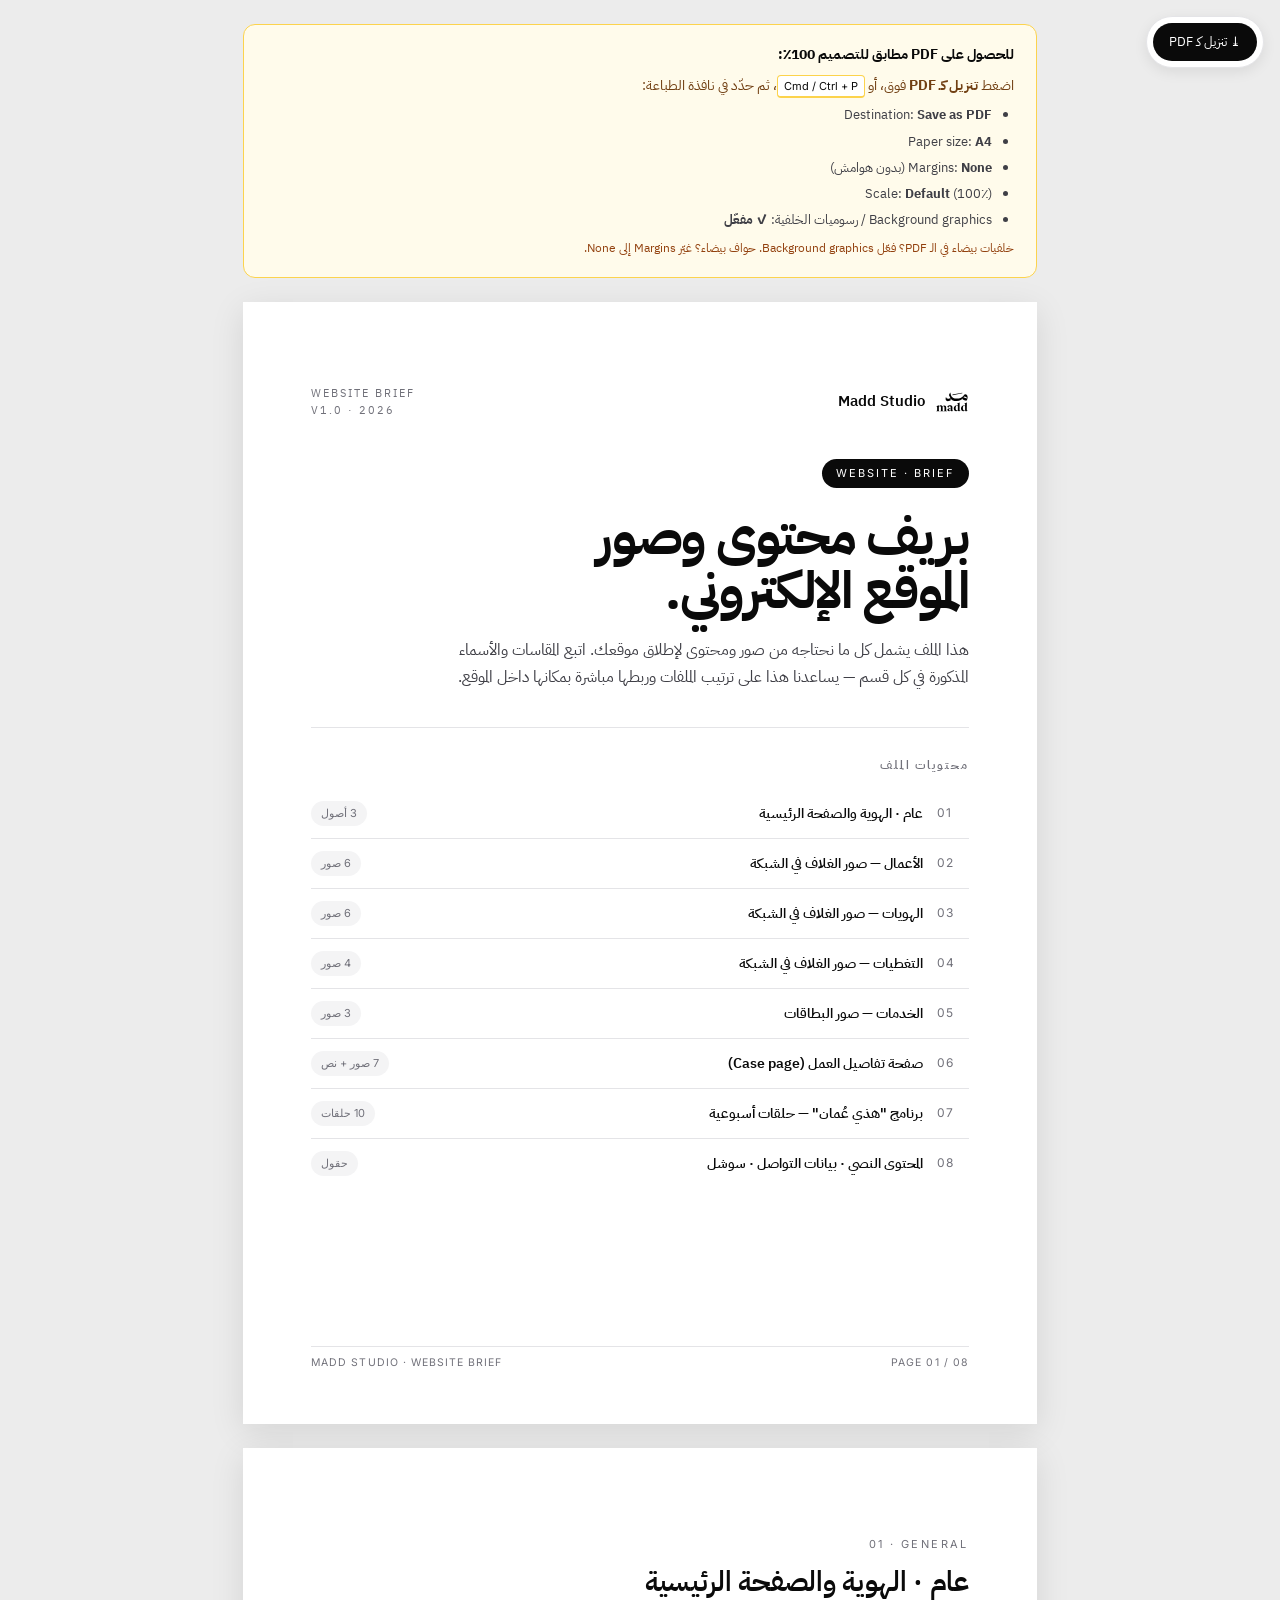
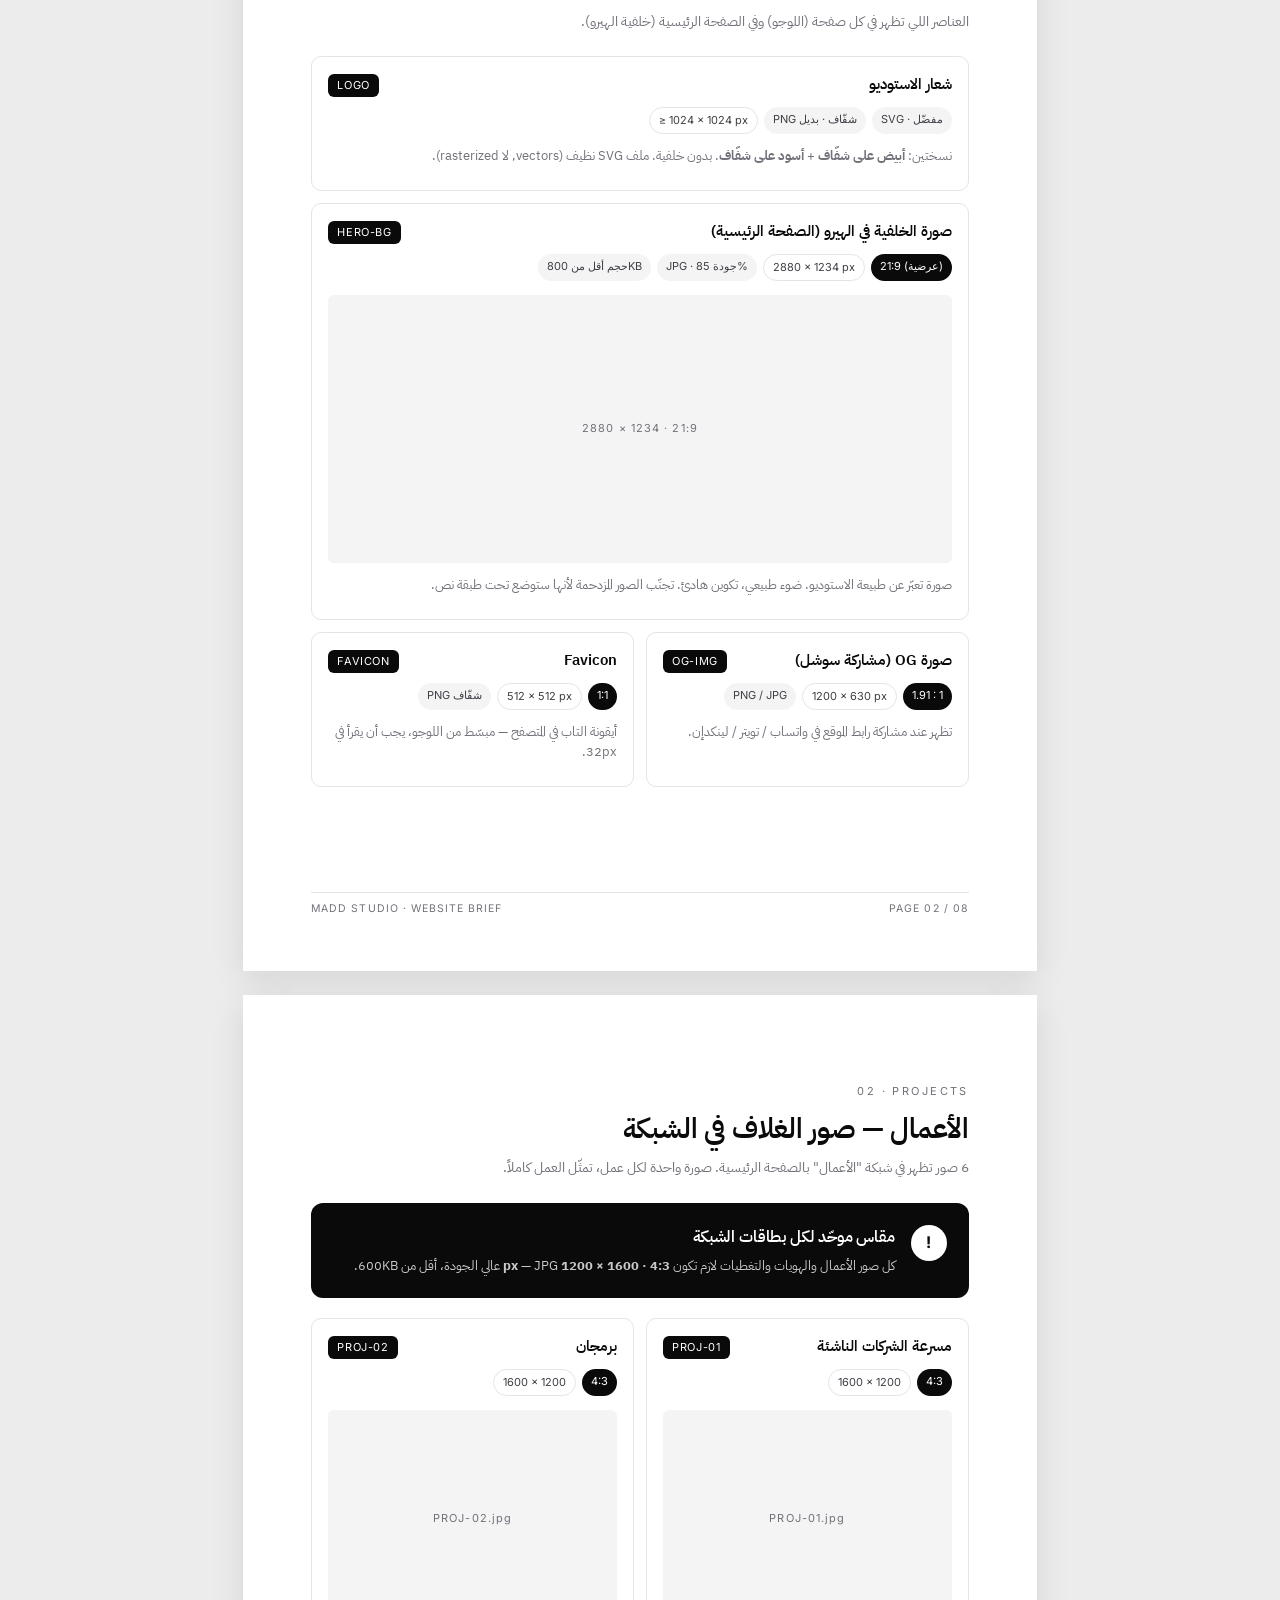
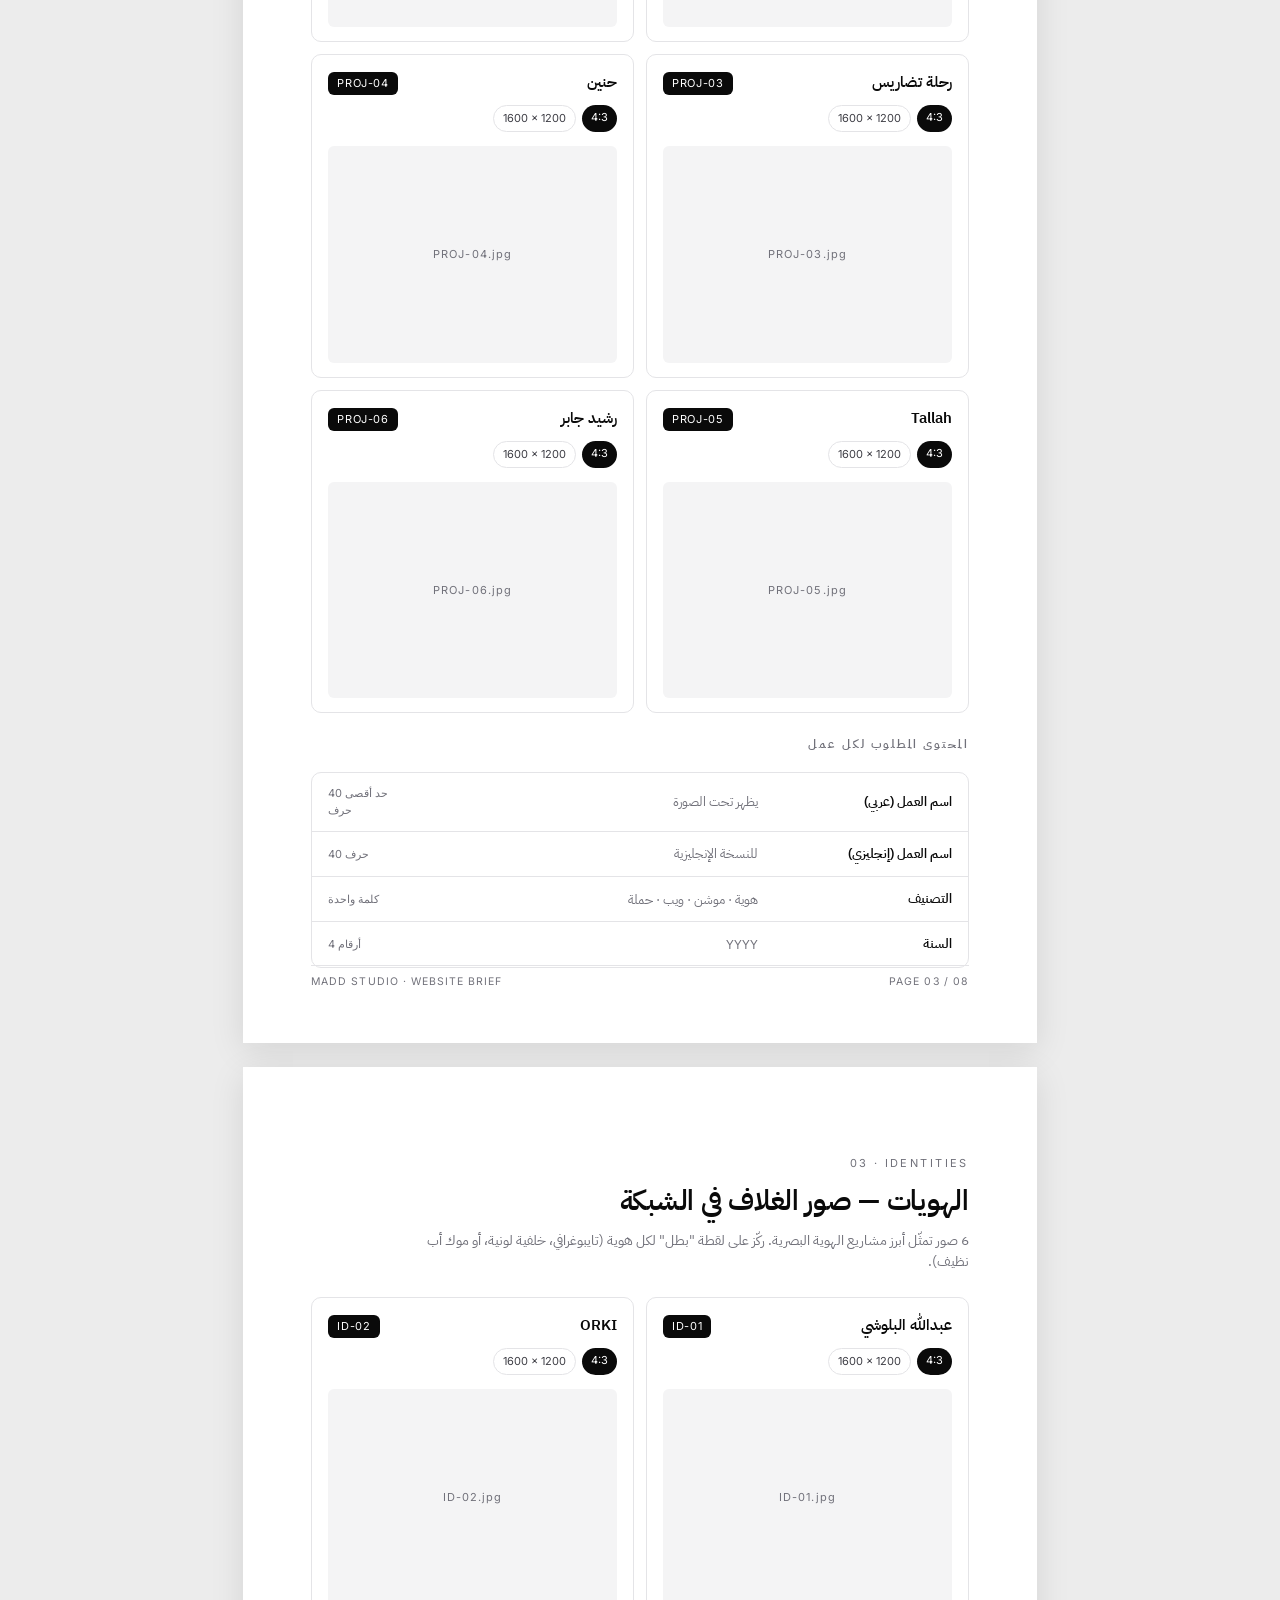
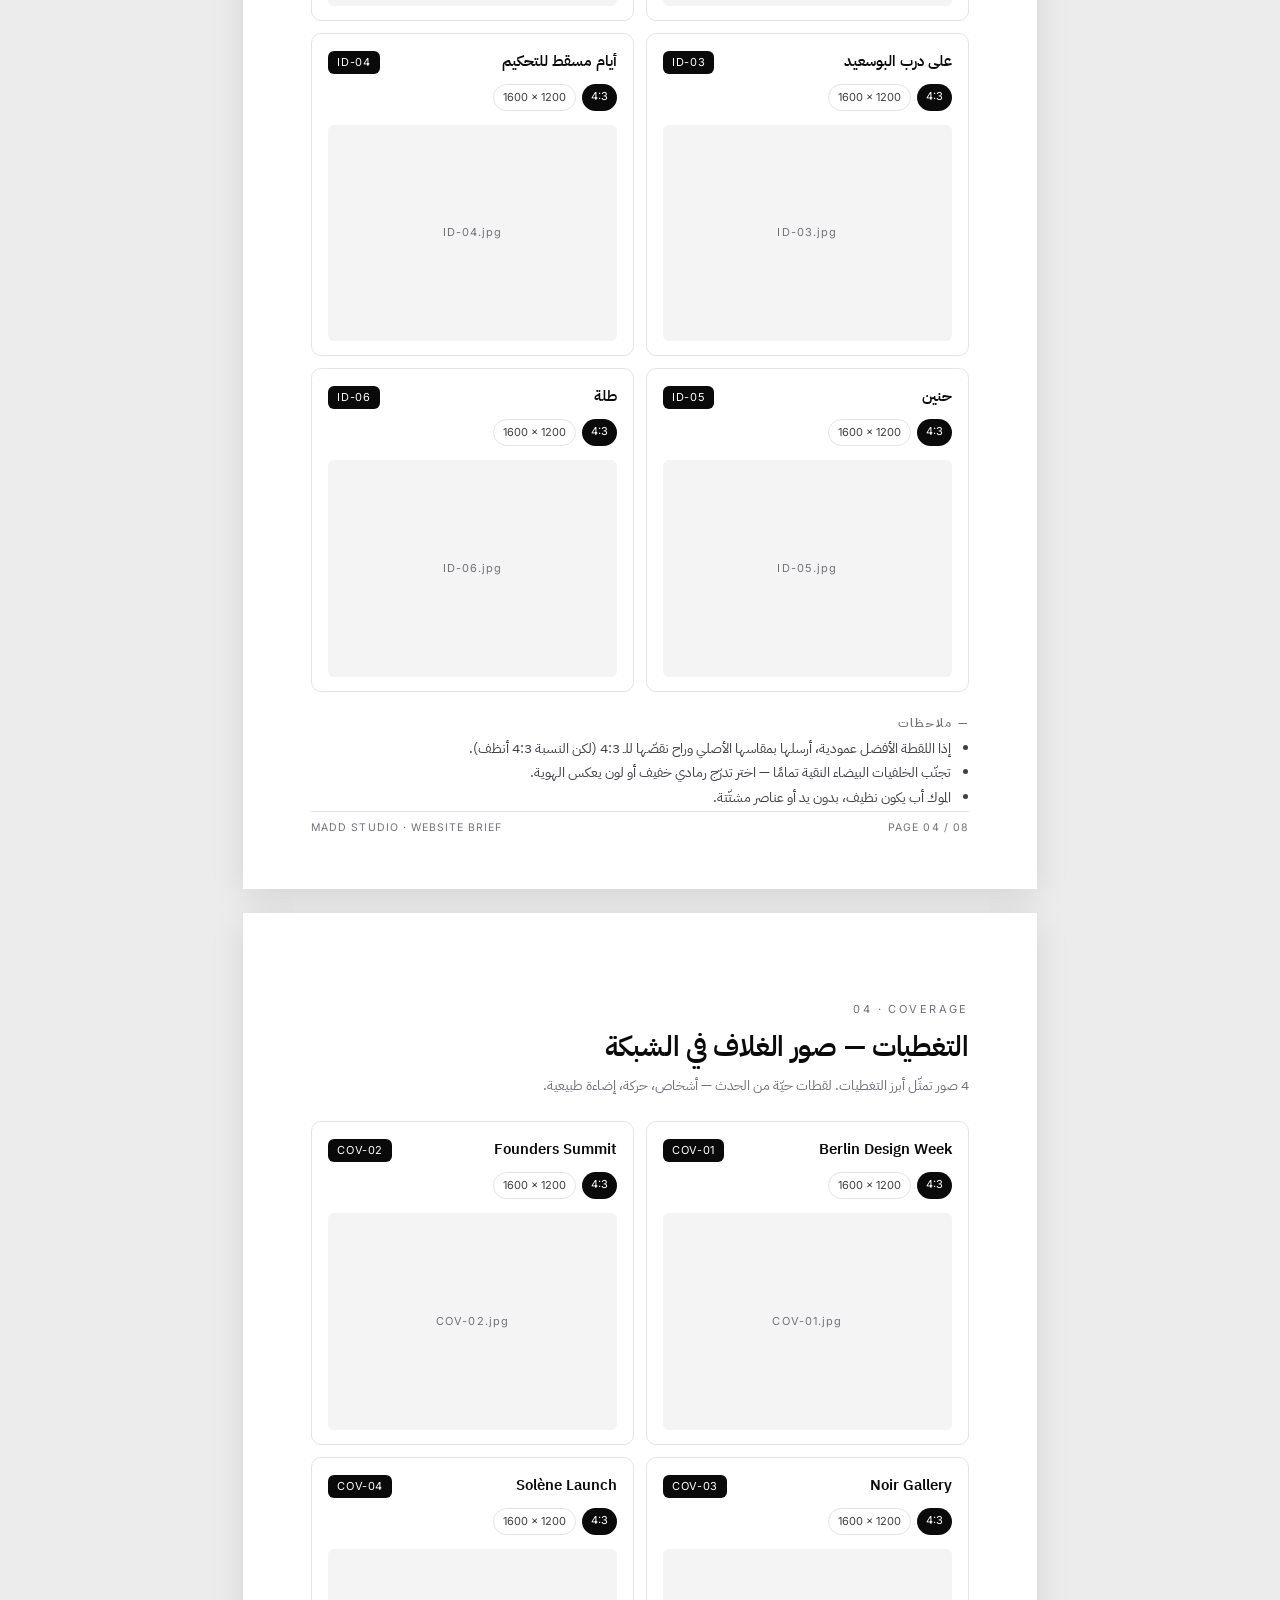
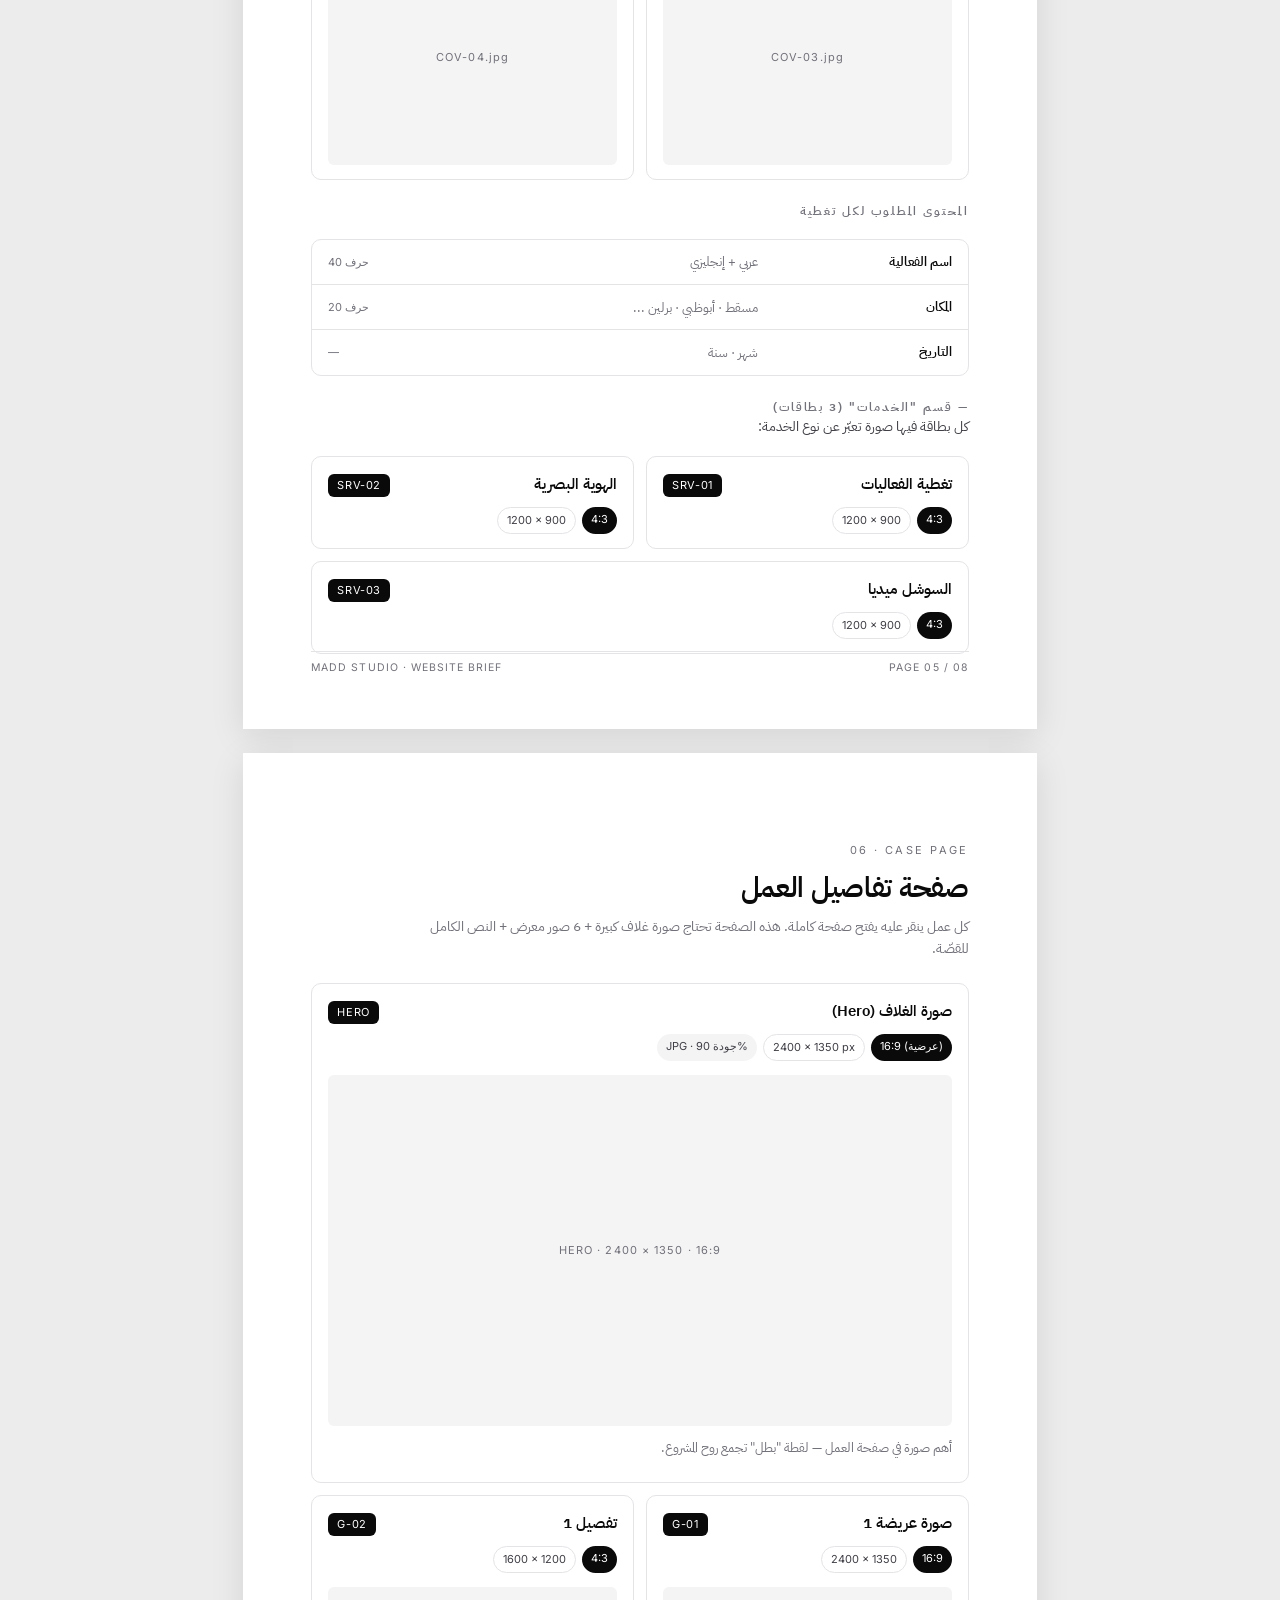
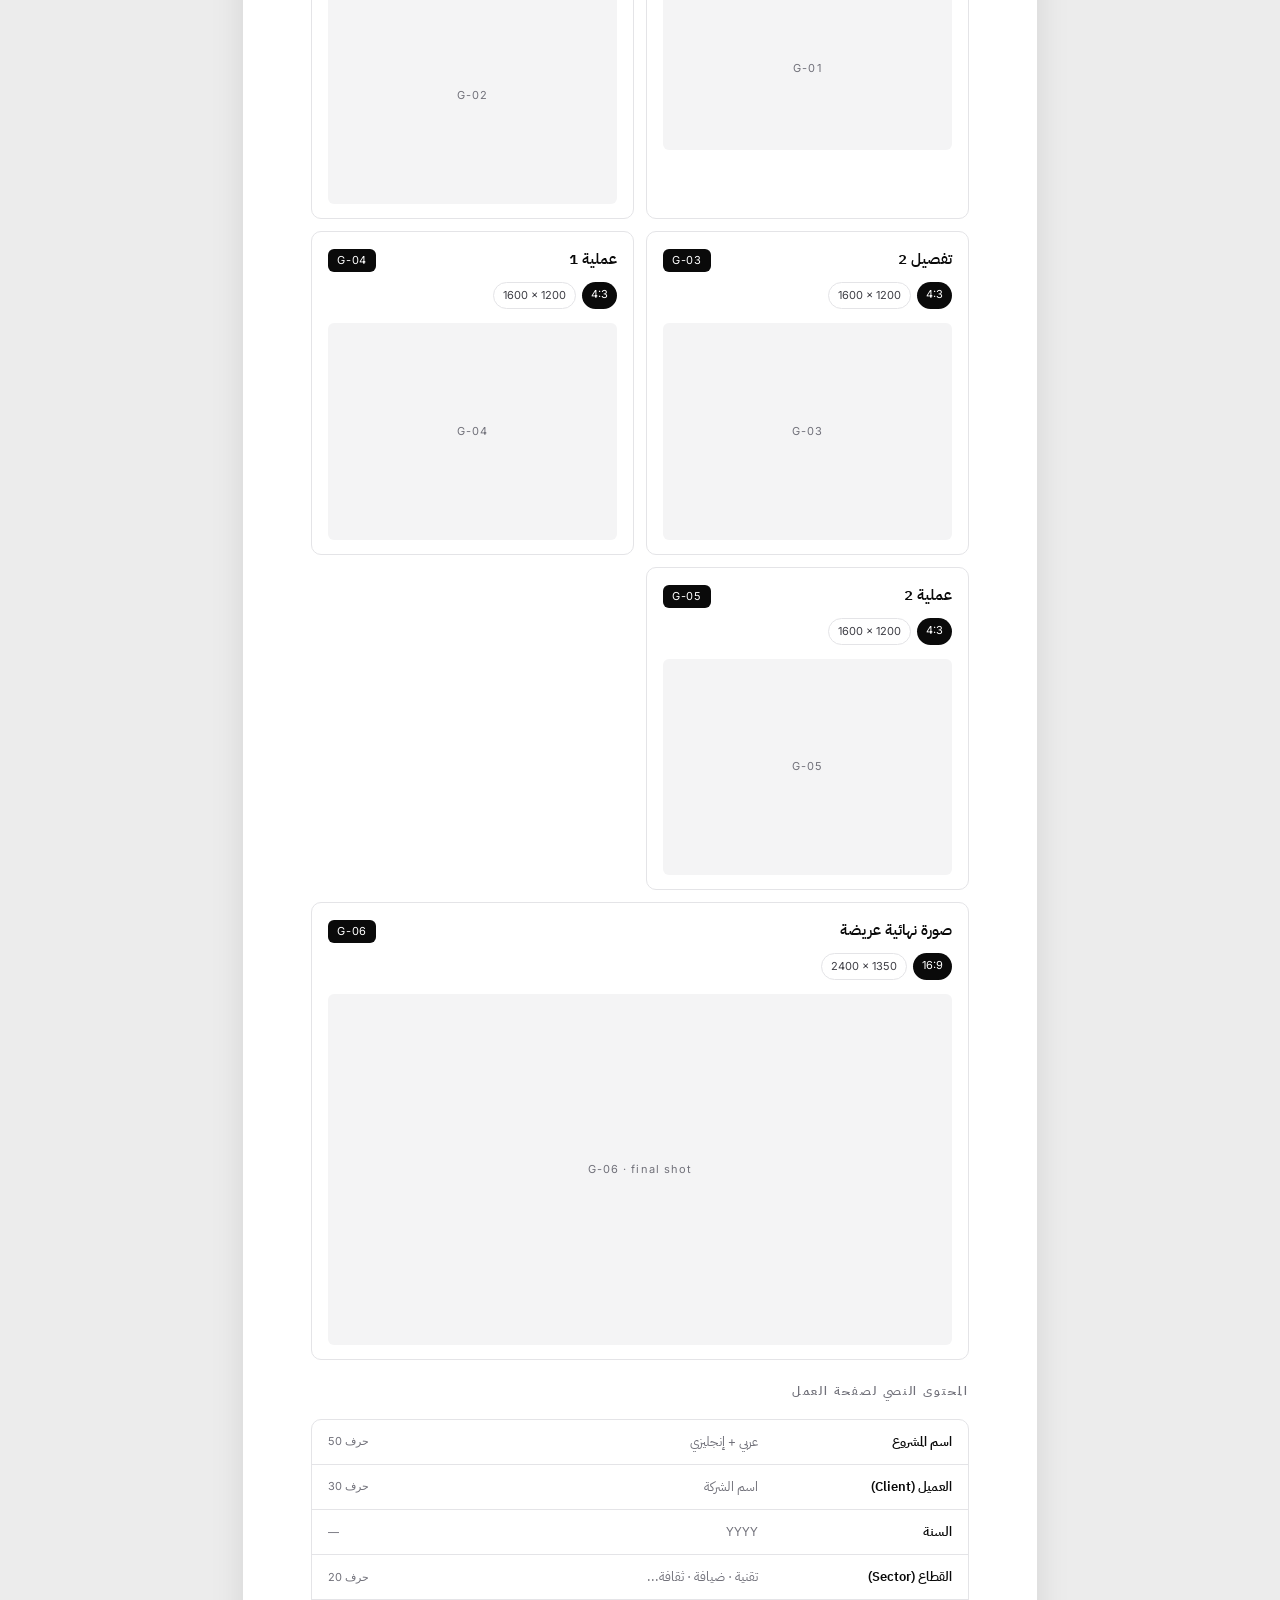
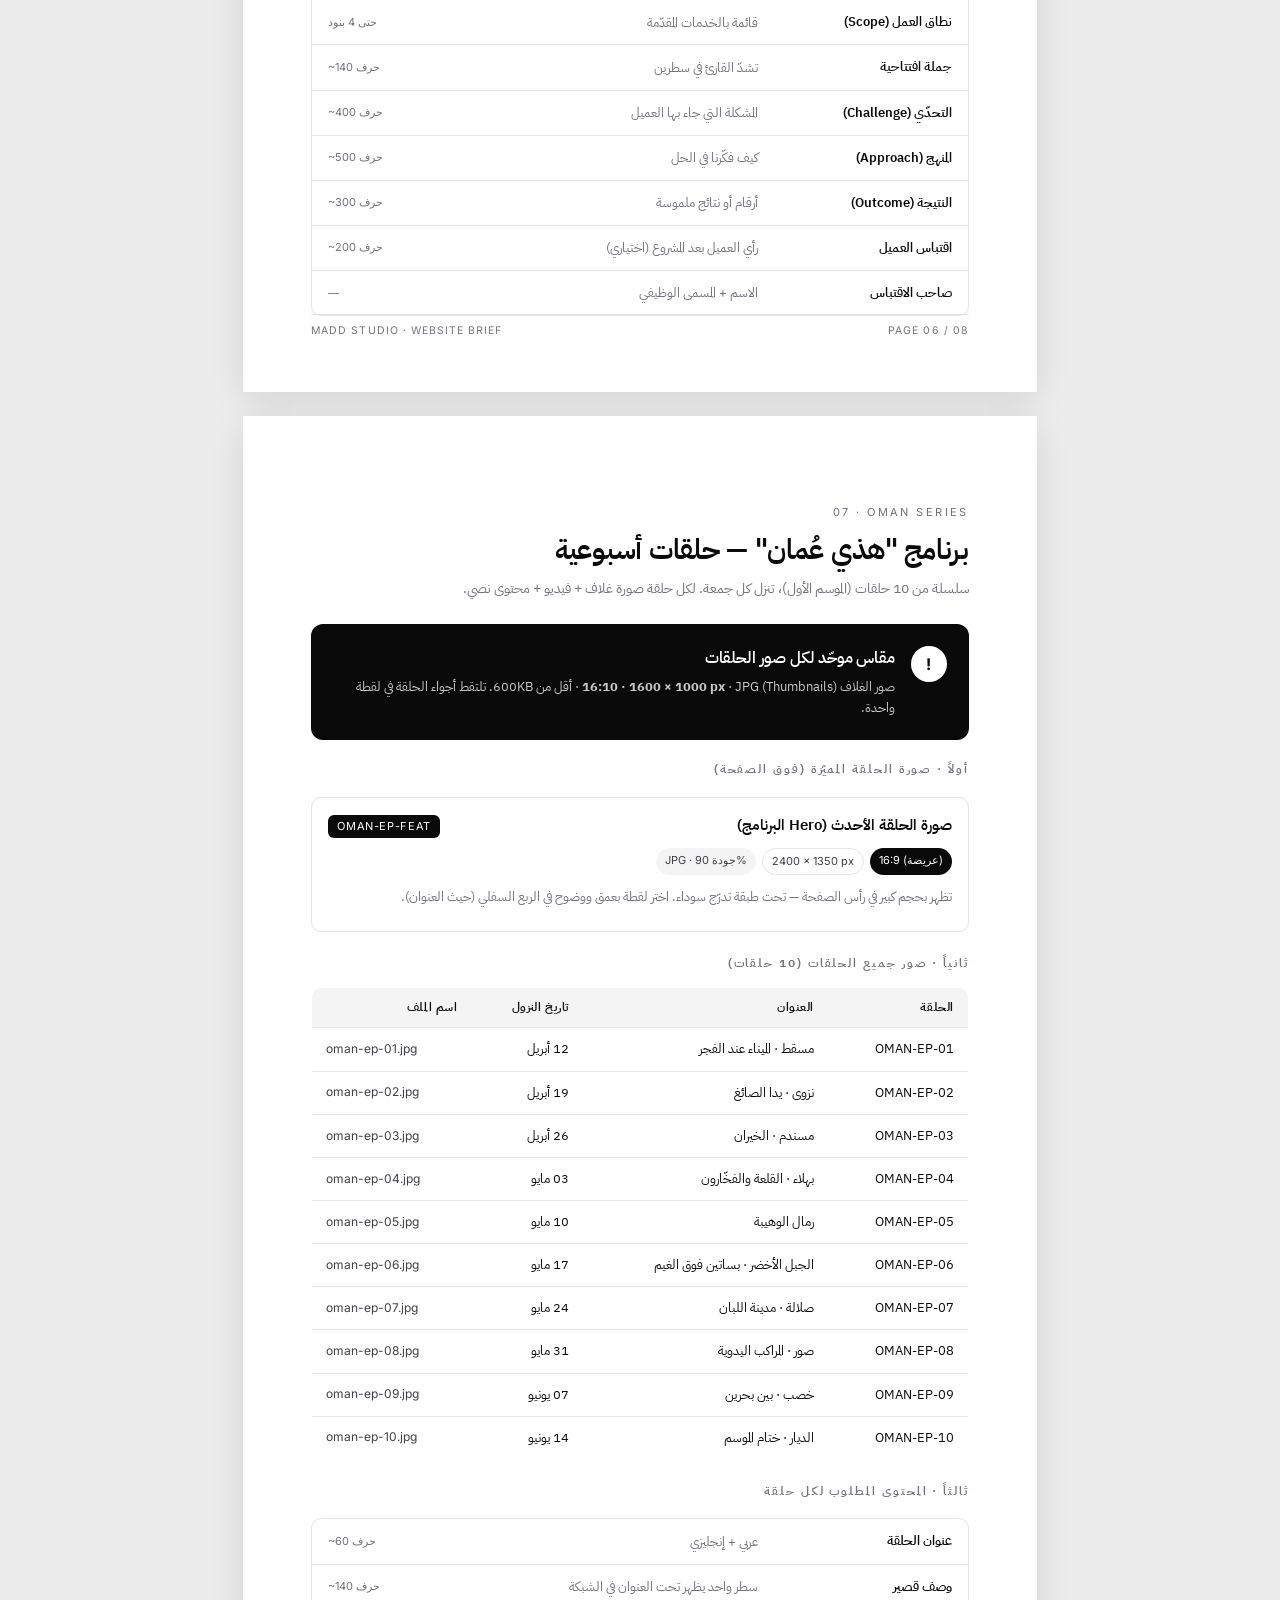
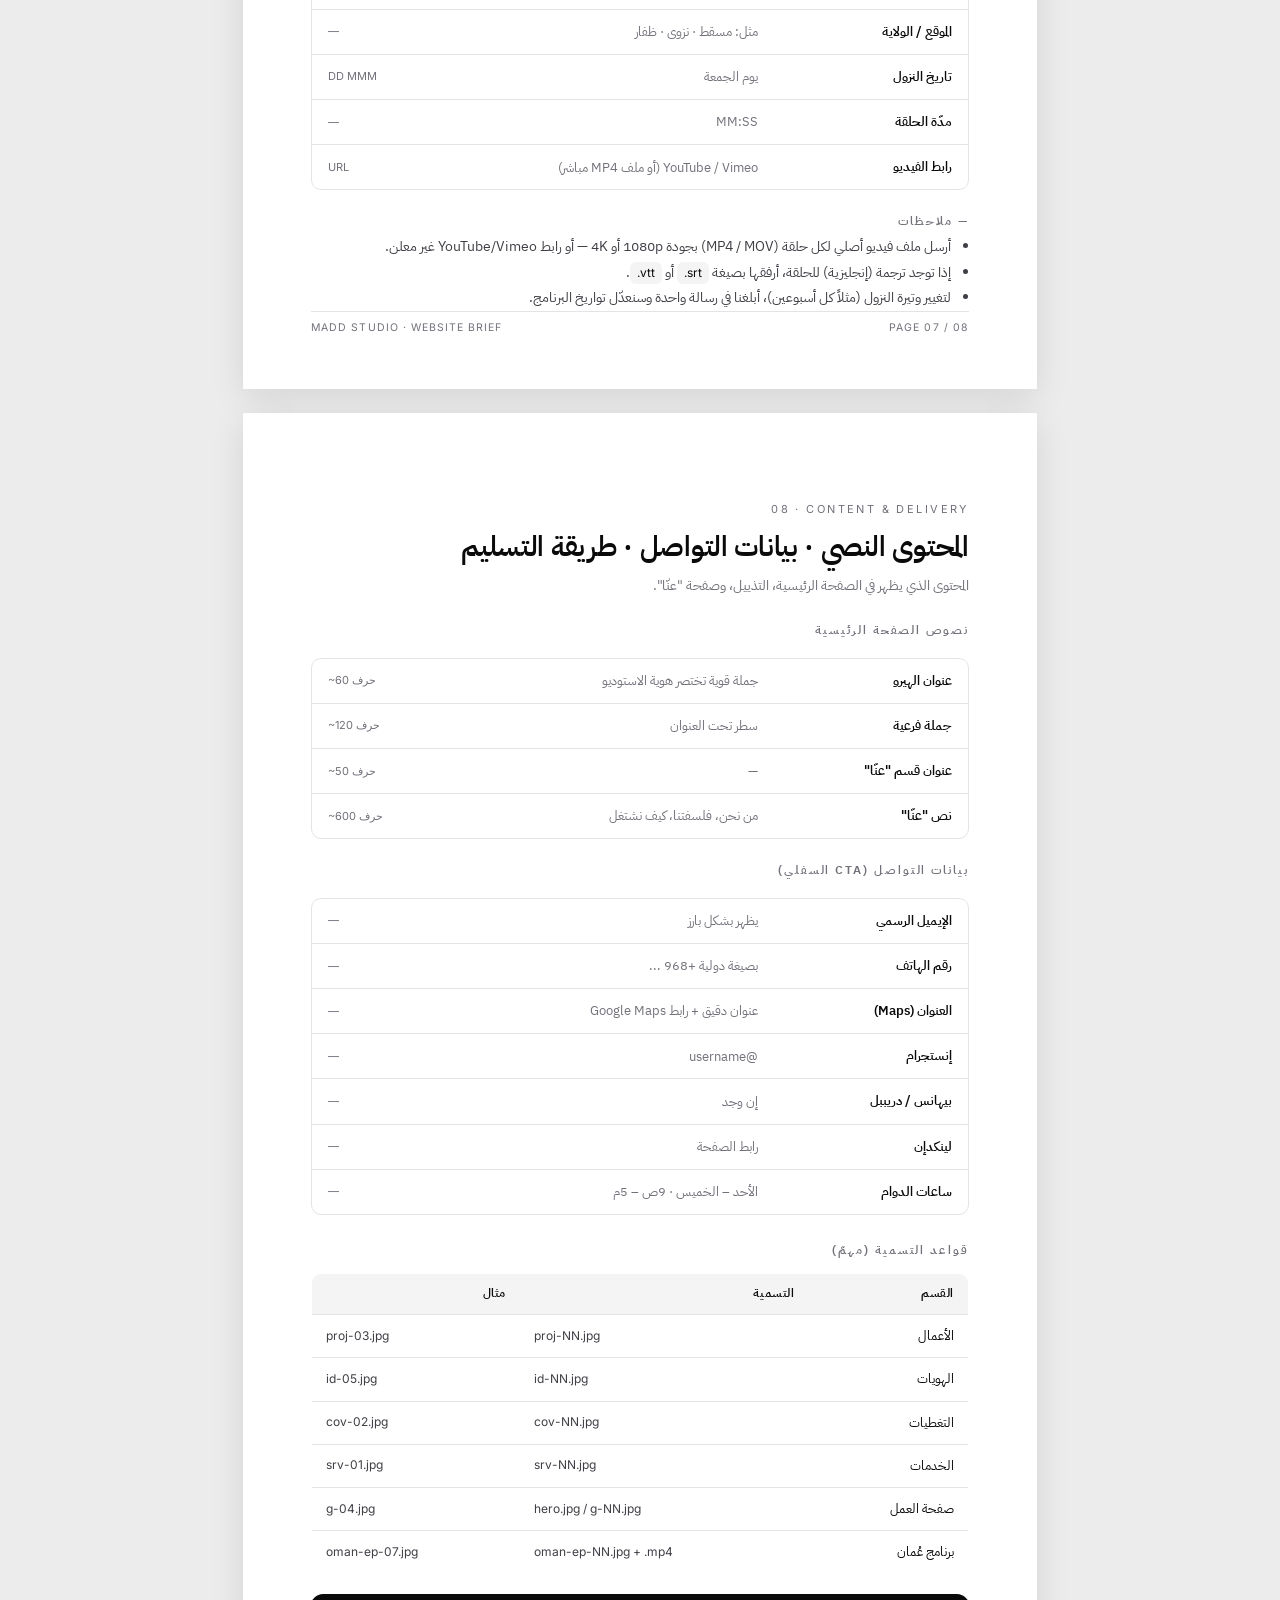
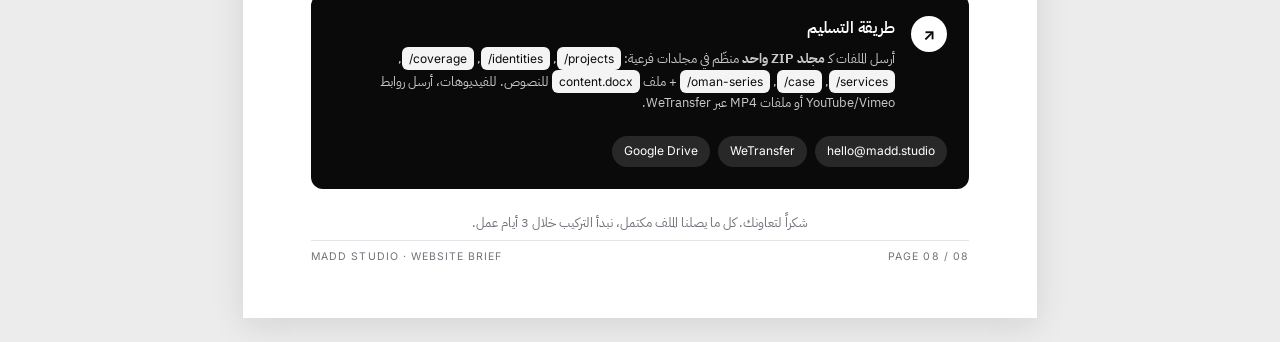
<file: Client Brief.html>
<!doctype html>
<html lang="ar" dir="rtl">
<head>
<meta charset="utf-8" />
<meta name="viewport" content="width=device-width, initial-scale=1" />
<title>Madd · بريف الموقع للعميل</title>
<link rel="stylesheet" href="colors_and_type.css" />
<style>
  :root {
    --ink: #0A0A0A;
    --ink-2: #3F3F46;
    --muted: #71717A;
    --line: #E4E4E7;
    --soft: #F4F4F5;
    --accent: #0A0A0A;
    --ok: #16794B;
  }
  * { box-sizing: border-box; }
  html, body {
    margin: 0; padding: 0;
    font-family: 'IBM Plex Sans Arabic', 'Inter', system-ui, sans-serif;
    color: var(--ink);
    background: #ECECEC;
    -webkit-font-smoothing: antialiased;
    line-height: 1.55;
  }

  /* ---------- page (A4) ---------- */
  .page {
    width: 210mm;
    min-height: 297mm;
    margin: 24px auto;
    background: #fff;
    padding: 22mm 18mm 20mm;
    box-shadow: 0 8px 32px rgba(0,0,0,0.10);
    page-break-after: always;
    position: relative;
  }
  .page:last-of-type { page-break-after: auto; }

  /* ---------- typography ---------- */
  h1, h2, h3, h4 { margin: 0; font-weight: 600; letter-spacing: -0.01em; color: var(--ink); }
  h1 { font-size: 40px; line-height: 1.1; letter-spacing: -0.025em; font-weight: 700; }
  h2 { font-size: 22px; margin-bottom: 14px; padding-bottom: 10px; border-bottom: 1px solid var(--line); }
  h3 { font-size: 15px; font-weight: 600; }
  h4 { font-size: 12px; font-weight: 600; color: var(--muted); letter-spacing: 0.16em; text-transform: uppercase; }
  p  { margin: 0 0 10px; color: var(--ink-2); font-size: 13.5px; }
  ul { margin: 6px 0 0; padding-inline-start: 18px; color: var(--ink-2); font-size: 13.5px; }
  ul li { margin: 4px 0; }
  code, .mono {
    font-family: 'Inter', ui-monospace, monospace;
    font-size: 12px;
    background: var(--soft);
    padding: 2px 7px;
    border-radius: 6px;
    color: var(--ink);
    letter-spacing: 0;
    direction: ltr;
    display: inline-block;
  }

  /* ---------- cover / page 1 ---------- */
  .cover-top {
    display: flex;
    justify-content: space-between;
    align-items: flex-start;
    margin-bottom: 36px;
  }
  .brand {
    display: flex;
    align-items: center;
    gap: 10px;
    font-weight: 600;
    font-size: 15px;
  }
  .brand img { width: 34px; height: 34px; }
  .meta-block {
    text-align: left;
    font-size: 11px;
    letter-spacing: 0.18em;
    text-transform: uppercase;
    color: var(--muted);
    direction: ltr;
  }
  .cover-hero {
    margin: 40px 0 28px;
  }
  .cover-hero .kicker {
    display: inline-block;
    background: var(--ink);
    color: #fff;
    font-size: 11px;
    letter-spacing: 0.18em;
    text-transform: uppercase;
    padding: 6px 14px;
    border-radius: 999px;
    margin-bottom: 22px;
    font-family: 'Inter', sans-serif;
  }
  .cover-hero h1 { font-size: 52px; line-height: 1.05; }
  .cover-hero .lead {
    font-size: 16px;
    color: var(--ink-2);
    margin-top: 18px;
    max-width: 520px;
    line-height: 1.7;
  }

  /* checklist on cover */
  .checklist {
    margin-top: 36px;
    border-top: 1px solid var(--line);
    padding-top: 28px;
  }
  .checklist h4 { margin-bottom: 14px; }
  .check-row {
    display: grid;
    grid-template-columns: 32px 1fr auto;
    align-items: center;
    gap: 14px;
    padding: 12px 0;
    border-bottom: 1px solid var(--line);
    font-size: 14px;
  }
  .check-row:last-child { border-bottom: 0; }
  .check-row .num {
    font-family: 'Inter', sans-serif;
    font-size: 12px;
    color: var(--muted);
    letter-spacing: 0.1em;
    direction: ltr;
  }
  .check-row .ttl { font-weight: 600; color: var(--ink); }
  .check-row .count {
    font-family: 'Inter', sans-serif;
    font-size: 11px;
    color: var(--muted);
    background: var(--soft);
    padding: 4px 10px;
    border-radius: 999px;
  }

  /* footer line */
  .page-footer {
    position: absolute;
    bottom: 14mm; right: 18mm; left: 18mm;
    display: flex;
    justify-content: space-between;
    font-size: 10.5px;
    color: var(--muted);
    letter-spacing: 0.1em;
    text-transform: uppercase;
    border-top: 1px solid var(--line);
    padding-top: 8px;
    font-family: 'Inter', sans-serif;
    direction: ltr;
  }

  /* ---------- section pages ---------- */
  .section-head {
    margin-bottom: 24px;
  }
  .section-head .num {
    display: inline-block;
    font-family: 'Inter', sans-serif;
    font-size: 11px;
    color: var(--muted);
    letter-spacing: 0.22em;
    margin-bottom: 8px;
    direction: ltr;
  }
  .section-head h2 {
    font-size: 28px;
    border: 0;
    padding: 0;
    margin: 0 0 6px;
  }
  .section-head .desc {
    color: var(--muted);
    font-size: 13.5px;
    max-width: 560px;
  }

  /* spec card grid */
  .asset-grid {
    display: grid;
    grid-template-columns: 1fr 1fr;
    gap: 12px;
    margin-top: 18px;
  }
  .asset {
    border: 1px solid var(--line);
    border-radius: 10px;
    padding: 16px 16px 14px;
    background: #fff;
    display: flex;
    flex-direction: column;
    gap: 8px;
  }
  .asset.full { grid-column: 1 / -1; }
  .asset-head {
    display: flex;
    justify-content: space-between;
    align-items: baseline;
    gap: 10px;
  }
  .asset-id {
    font-family: 'Inter', sans-serif;
    font-size: 11px;
    color: #fff;
    background: var(--ink);
    padding: 3px 9px;
    border-radius: 6px;
    letter-spacing: 0.06em;
    direction: ltr;
  }
  .asset-title {
    font-size: 15px;
    font-weight: 600;
  }
  .asset-specs {
    display: flex;
    flex-wrap: wrap;
    gap: 6px;
    margin-top: 2px;
  }
  .chip {
    font-family: 'Inter', sans-serif;
    font-size: 11px;
    background: var(--soft);
    color: var(--ink-2);
    padding: 4px 9px;
    border-radius: 999px;
    direction: ltr;
  }
  .chip.ratio { background: #0A0A0A; color: #fff; }
  .chip.dim { background: #fff; border: 1px solid var(--line); }
  .asset .note {
    font-size: 12.5px;
    color: var(--muted);
    margin-top: 4px;
  }
  .asset .preview {
    background: var(--soft);
    border-radius: 6px;
    width: 100%;
    display: flex;
    align-items: center;
    justify-content: center;
    color: var(--muted);
    font-family: 'Inter', sans-serif;
    font-size: 11px;
    letter-spacing: 0.1em;
    margin-top: 6px;
    direction: ltr;
  }
  .asset .preview.r4-3 { aspect-ratio: 4 / 3; }
  .asset .preview.r16-9 { aspect-ratio: 16 / 9; }
  .asset .preview.r3-4 { aspect-ratio: 3 / 4; }
  .asset .preview.r1-1 { aspect-ratio: 1 / 1; }
  .asset .preview.r21-9 { aspect-ratio: 21 / 9; }

  /* content field block */
  .field-list {
    margin-top: 18px;
    display: grid;
    grid-template-columns: 1fr;
    gap: 0;
    border: 1px solid var(--line);
    border-radius: 10px;
    overflow: hidden;
  }
  .field {
    display: grid;
    grid-template-columns: 180px 1fr 80px;
    align-items: center;
    padding: 12px 16px;
    border-bottom: 1px solid var(--line);
    gap: 14px;
    font-size: 13px;
  }
  .field:last-child { border-bottom: 0; }
  .field .lbl { font-weight: 600; color: var(--ink); }
  .field .hint { color: var(--muted); font-size: 12.5px; }
  .field .max {
    text-align: left;
    font-family: 'Inter', sans-serif;
    font-size: 11px;
    color: var(--muted);
    direction: ltr;
  }

  /* callout */
  .callout {
    background: var(--ink);
    color: #fff;
    border-radius: 12px;
    padding: 22px 22px;
    display: grid;
    grid-template-columns: auto 1fr;
    gap: 16px;
    align-items: start;
    margin: 20px 0;
  }
  .callout .ico {
    width: 36px; height: 36px;
    border-radius: 50%;
    background: #fff;
    color: var(--ink);
    display: flex; align-items: center; justify-content: center;
    font-weight: 700;
    font-family: 'Inter', sans-serif;
  }
  .callout h3 { color: #fff; margin: 0 0 6px; font-size: 16px; }
  .callout p { color: rgba(255,255,255,0.78); margin: 0; font-size: 13px; }
  .callout .actions {
    grid-column: 1 / -1;
    display: flex; gap: 8px; flex-wrap: wrap;
    margin-top: 6px;
  }
  .callout .actions a {
    background: rgba(255,255,255,0.12);
    color: #fff;
    padding: 6px 12px;
    border-radius: 999px;
    font-size: 12px;
    text-decoration: none;
    font-family: 'Inter', sans-serif;
    direction: ltr;
  }

  /* naming convention table */
  .table {
    width: 100%;
    border-collapse: collapse;
    margin-top: 14px;
    font-size: 13px;
    border: 1px solid var(--line);
    border-radius: 10px;
    overflow: hidden;
  }
  .table th, .table td {
    padding: 11px 14px;
    text-align: right;
    border-bottom: 1px solid var(--line);
  }
  .table th {
    background: var(--soft);
    font-weight: 600;
    font-size: 11.5px;
    letter-spacing: 0.05em;
    color: var(--ink);
  }
  .table tr:last-child td { border-bottom: 0; }
  .table td.mono-cell {
    font-family: 'Inter', ui-monospace, monospace;
    direction: ltr;
    text-align: left;
    font-size: 12px;
    color: var(--ink-2);
  }

  /* print */
  @media print {
    html, body {
      background: #fff !important;
      margin: 0 !important;
      padding: 0 !important;
    }
    *, *::before, *::after {
      -webkit-print-color-adjust: exact !important;
      print-color-adjust: exact !important;
      color-adjust: exact !important;
    }
    .toolbar, .print-hint { display: none !important; }
    .page {
      width: 210mm !important;
      height: 297mm !important;
      min-height: 297mm !important;
      max-height: 297mm !important;
      margin: 0 !important;
      padding: 22mm 18mm 20mm !important;
      box-shadow: none !important;
      overflow: hidden !important;
      page-break-after: always !important;
      break-after: page !important;
      page-break-inside: avoid !important;
      break-inside: avoid !important;
    }
    .page:last-of-type {
      page-break-after: auto !important;
      break-after: auto !important;
    }
    .asset, .field, .check-row, .callout, .table tr {
      page-break-inside: avoid !important;
      break-inside: avoid !important;
    }
    @page { size: A4; margin: 0; }
  }

  /* on-screen toolbar */
  .toolbar {
    position: fixed;
    top: 16px; right: 16px;
    z-index: 99;
    background: #fff;
    border: 1px solid var(--line);
    border-radius: 999px;
    box-shadow: 0 4px 14px rgba(0,0,0,0.08);
    padding: 6px;
    display: flex;
    gap: 4px;
  }
  .toolbar button {
    background: var(--ink);
    color: #fff;
    border: 0;
    font: inherit;
    font-size: 13px;
    padding: 9px 16px;
    border-radius: 999px;
    cursor: pointer;
    font-family: 'IBM Plex Sans Arabic', sans-serif;
  }
  .toolbar button:hover { background: #232328; }

  /* print hint banner (screen only) */
  .print-hint {
    max-width: 210mm;
    margin: 24px auto 0;
    background: #FFFBEB;
    border: 1px solid #FCD34D;
    border-radius: 12px;
    padding: 18px 22px;
    font-size: 13.5px;
    line-height: 1.7;
    color: #713F12;
  }
  .print-hint strong.t { color: #0A0A0A; display: block; margin-bottom: 8px; font-size: 14px; }
  .print-hint ul { margin: 6px 0 8px; padding-inline-start: 22px; }
  .print-hint li { font-size: 13px; }
  .print-hint kbd {
    font-family: 'Inter', monospace;
    background: #fff;
    border: 1px solid #FCD34D;
    border-bottom-width: 2px;
    padding: 1px 6px;
    border-radius: 4px;
    font-size: 11px;
    color: #0A0A0A;
    direction: ltr;
    display: inline-block;
  }
  .print-hint .note-line {
    display: block;
    margin-top: 6px;
    font-size: 11.5px;
    color: #92400E;
  }
</style>
</head>
<body>

<div class="print-hint" dir="rtl">
  <strong class="t">للحصول على PDF مطابق للتصميم 100٪:</strong>
  اضغط <strong>تنزيل كـ PDF</strong> فوق، أو <kbd>Cmd / Ctrl + P</kbd>، ثم حدّد في نافذة الطباعة:
  <ul>
    <li>Destination: <strong>Save as PDF</strong></li>
    <li>Paper size: <strong>A4</strong></li>
    <li>Margins: <strong>None</strong> (بدون هوامش)</li>
    <li>Scale: <strong>Default</strong> (100٪)</li>
    <li>Background graphics / رسوميات الخلفية: <strong>✓ مفعّل</strong></li>
  </ul>
  <span class="note-line">خلفيات بيضاء في الـ PDF؟ فعّل Background graphics. حواف بيضاء؟ غيّر Margins إلى None.</span>
</div>

<div class="toolbar">
  <button onclick="window.print()">⤓ تنزيل كـ PDF</button>
</div>

<!-- ============================================================
     PAGE 1 — COVER + CHECKLIST
============================================================ -->
<section class="page">
  <div class="cover-top">
    <div class="brand">
      <img src="assets/logo.svg" alt="Madd" />
      <span>Madd Studio</span>
    </div>
    <div class="meta-block">
      Website Brief<br/>
      v1.0 · 2026
    </div>
  </div>

  <div class="cover-hero">
    <span class="kicker">Website · Brief</span>
    <h1>بريف محتوى وصور<br/>الموقع الإلكتروني.</h1>
    <p class="lead">
      هذا الملف يشمل كل ما نحتاجه من صور ومحتوى لإطلاق موقعك.
      اتبع المقاسات والأسماء المذكورة في كل قسم — يساعدنا هذا
      على ترتيب الملفات وربطها مباشرة بمكانها داخل الموقع.
    </p>
  </div>

  <div class="checklist">
    <h4>محتويات الملف</h4>

    <div class="check-row">
      <div class="num">01</div>
      <div class="ttl">عام · الهوية والصفحة الرئيسية</div>
      <div class="count">3 أصول</div>
    </div>
    <div class="check-row">
      <div class="num">02</div>
      <div class="ttl">الأعمال — صور الغلاف في الشبكة</div>
      <div class="count">6 صور</div>
    </div>
    <div class="check-row">
      <div class="num">03</div>
      <div class="ttl">الهويات — صور الغلاف في الشبكة</div>
      <div class="count">6 صور</div>
    </div>
    <div class="check-row">
      <div class="num">04</div>
      <div class="ttl">التغطيات — صور الغلاف في الشبكة</div>
      <div class="count">4 صور</div>
    </div>
    <div class="check-row">
      <div class="num">05</div>
      <div class="ttl">الخدمات — صور البطاقات</div>
      <div class="count">3 صور</div>
    </div>
    <div class="check-row">
      <div class="num">06</div>
      <div class="ttl">صفحة تفاصيل العمل (Case page)</div>
      <div class="count">7 صور + نص</div>
    </div>
    <div class="check-row">
      <div class="num">07</div>
      <div class="ttl">برنامج "هذي عُمان" — حلقات أسبوعية</div>
      <div class="count">10 حلقات</div>
    </div>
    <div class="check-row">
      <div class="num">08</div>
      <div class="ttl">المحتوى النصي · بيانات التواصل · سوشل</div>
      <div class="count">حقول</div>
    </div>
  </div>

  <div class="page-footer">
    <span>Madd Studio · Website Brief</span>
    <span>Page 01 / 08</span>
  </div>
</section>

<!-- ============================================================
     PAGE 2 — GENERAL + HERO
============================================================ -->
<section class="page">
  <div class="section-head">
    <span class="num">01 · GENERAL</span>
    <h2>عام · الهوية والصفحة الرئيسية</h2>
    <p class="desc">العناصر اللي تظهر في كل صفحة (اللوجو) وفي الصفحة الرئيسية (خلفية الهيرو).</p>
  </div>

  <div class="asset-grid">
    <div class="asset full">
      <div class="asset-head">
        <span class="asset-title">شعار الاستوديو</span>
        <span class="asset-id">LOGO</span>
      </div>
      <div class="asset-specs">
        <span class="chip">SVG · مفضّل</span>
        <span class="chip">PNG شفّاف · بديل</span>
        <span class="chip dim">≥ 1024 × 1024 px</span>
      </div>
      <p class="note">نسختين: <strong>أبيض على شفّاف</strong> + <strong>أسود على شفّاف</strong>. بدون خلفية. ملف SVG نظيف (vectors, لا rasterized).</p>
    </div>

    <div class="asset full">
      <div class="asset-head">
        <span class="asset-title">صورة الخلفية في الهيرو (الصفحة الرئيسية)</span>
        <span class="asset-id">HERO-BG</span>
      </div>
      <div class="asset-specs">
        <span class="chip ratio">21:9 (عرضية)</span>
        <span class="chip dim">2880 × 1234 px</span>
        <span class="chip">JPG · جودة 85%</span>
        <span class="chip">حجم أقل من 800KB</span>
      </div>
      <div class="preview r21-9">2880 × 1234 · 21:9</div>
      <p class="note">صورة تعبّر عن طبيعة الاستوديو. ضوء طبيعي، تكوين هادئ. تجنّب الصور المزدحمة لأنها ستوضع تحت طبقة نص.</p>
    </div>

    <div class="asset">
      <div class="asset-head">
        <span class="asset-title">صورة OG (مشاركة سوشل)</span>
        <span class="asset-id">OG-IMG</span>
      </div>
      <div class="asset-specs">
        <span class="chip ratio">1.91 : 1</span>
        <span class="chip dim">1200 × 630 px</span>
        <span class="chip">PNG / JPG</span>
      </div>
      <p class="note">تظهر عند مشاركة رابط الموقع في واتساب / تويتر / لينكدإن.</p>
    </div>

    <div class="asset">
      <div class="asset-head">
        <span class="asset-title">Favicon</span>
        <span class="asset-id">FAVICON</span>
      </div>
      <div class="asset-specs">
        <span class="chip ratio">1:1</span>
        <span class="chip dim">512 × 512 px</span>
        <span class="chip">PNG شفّاف</span>
      </div>
      <p class="note">أيقونة التاب في المتصفح — مبسّط من اللوجو، يجب أن يقرأ في 32px.</p>
    </div>
  </div>

  <div class="page-footer">
    <span>Madd Studio · Website Brief</span>
    <span>Page 02 / 08</span>
  </div>
</section>

<!-- ============================================================
     PAGE 3 — PROJECTS GRID
============================================================ -->
<section class="page">
  <div class="section-head">
    <span class="num">02 · PROJECTS</span>
    <h2>الأعمال — صور الغلاف في الشبكة</h2>
    <p class="desc">6 صور تظهر في شبكة "الأعمال" بالصفحة الرئيسية. صورة واحدة لكل عمل، تمثّل العمل كاملاً.</p>
  </div>

  <div class="callout">
    <div class="ico">!</div>
    <div>
      <h3>مقاس موحّد لكل بطاقات الشبكة</h3>
      <p>كل صور الأعمال والهويات والتغطيات لازم تكون <strong>4:3 · 1600 × 1200 px</strong> — JPG عالي الجودة، أقل من 600KB.</p>
    </div>
  </div>

  <div class="asset-grid">
    <div class="asset">
      <div class="asset-head"><span class="asset-title">مسرعة الشركات الناشئة</span><span class="asset-id">PROJ-01</span></div>
      <div class="asset-specs"><span class="chip ratio">4:3</span><span class="chip dim">1600 × 1200</span></div>
      <div class="preview r4-3">PROJ-01.jpg</div>
    </div>
    <div class="asset">
      <div class="asset-head"><span class="asset-title">برمجان</span><span class="asset-id">PROJ-02</span></div>
      <div class="asset-specs"><span class="chip ratio">4:3</span><span class="chip dim">1600 × 1200</span></div>
      <div class="preview r4-3">PROJ-02.jpg</div>
    </div>
    <div class="asset">
      <div class="asset-head"><span class="asset-title">رحلة تضاريس</span><span class="asset-id">PROJ-03</span></div>
      <div class="asset-specs"><span class="chip ratio">4:3</span><span class="chip dim">1600 × 1200</span></div>
      <div class="preview r4-3">PROJ-03.jpg</div>
    </div>
    <div class="asset">
      <div class="asset-head"><span class="asset-title">حنين</span><span class="asset-id">PROJ-04</span></div>
      <div class="asset-specs"><span class="chip ratio">4:3</span><span class="chip dim">1600 × 1200</span></div>
      <div class="preview r4-3">PROJ-04.jpg</div>
    </div>
    <div class="asset">
      <div class="asset-head"><span class="asset-title">Tallah</span><span class="asset-id">PROJ-05</span></div>
      <div class="asset-specs"><span class="chip ratio">4:3</span><span class="chip dim">1600 × 1200</span></div>
      <div class="preview r4-3">PROJ-05.jpg</div>
    </div>
    <div class="asset">
      <div class="asset-head"><span class="asset-title">رشيد جابر</span><span class="asset-id">PROJ-06</span></div>
      <div class="asset-specs"><span class="chip ratio">4:3</span><span class="chip dim">1600 × 1200</span></div>
      <div class="preview r4-3">PROJ-06.jpg</div>
    </div>
  </div>

  <h4 style="margin-top: 22px;">المحتوى المطلوب لكل عمل</h4>
  <div class="field-list">
    <div class="field"><span class="lbl">اسم العمل (عربي)</span><span class="hint">يظهر تحت الصورة</span><span class="max">حد أقصى 40 حرف</span></div>
    <div class="field"><span class="lbl">اسم العمل (إنجليزي)</span><span class="hint">للنسخة الإنجليزية</span><span class="max">40 حرف</span></div>
    <div class="field"><span class="lbl">التصنيف</span><span class="hint">هوية · موشن · ويب · حملة</span><span class="max">كلمة واحدة</span></div>
    <div class="field"><span class="lbl">السنة</span><span class="hint">YYYY</span><span class="max">4 أرقام</span></div>
  </div>

  <div class="page-footer">
    <span>Madd Studio · Website Brief</span>
    <span>Page 03 / 08</span>
  </div>
</section>

<!-- ============================================================
     PAGE 4 — IDENTITIES GRID
============================================================ -->
<section class="page">
  <div class="section-head">
    <span class="num">03 · IDENTITIES</span>
    <h2>الهويات — صور الغلاف في الشبكة</h2>
    <p class="desc">6 صور تمثّل أبرز مشاريع الهوية البصرية. ركّز على لقطة "بطل" لكل هوية (تايبوغرافي، خلفية لونية، أو موك أب نظيف).</p>
  </div>

  <div class="asset-grid">
    <div class="asset">
      <div class="asset-head"><span class="asset-title">عبدالله البلوشي</span><span class="asset-id">ID-01</span></div>
      <div class="asset-specs"><span class="chip ratio">4:3</span><span class="chip dim">1600 × 1200</span></div>
      <div class="preview r4-3">ID-01.jpg</div>
    </div>
    <div class="asset">
      <div class="asset-head"><span class="asset-title">ORKI</span><span class="asset-id">ID-02</span></div>
      <div class="asset-specs"><span class="chip ratio">4:3</span><span class="chip dim">1600 × 1200</span></div>
      <div class="preview r4-3">ID-02.jpg</div>
    </div>
    <div class="asset">
      <div class="asset-head"><span class="asset-title">على درب البوسعيد</span><span class="asset-id">ID-03</span></div>
      <div class="asset-specs"><span class="chip ratio">4:3</span><span class="chip dim">1600 × 1200</span></div>
      <div class="preview r4-3">ID-03.jpg</div>
    </div>
    <div class="asset">
      <div class="asset-head"><span class="asset-title">أيام مسقط للتحكيم</span><span class="asset-id">ID-04</span></div>
      <div class="asset-specs"><span class="chip ratio">4:3</span><span class="chip dim">1600 × 1200</span></div>
      <div class="preview r4-3">ID-04.jpg</div>
    </div>
    <div class="asset">
      <div class="asset-head"><span class="asset-title">حنين</span><span class="asset-id">ID-05</span></div>
      <div class="asset-specs"><span class="chip ratio">4:3</span><span class="chip dim">1600 × 1200</span></div>
      <div class="preview r4-3">ID-05.jpg</div>
    </div>
    <div class="asset">
      <div class="asset-head"><span class="asset-title">طلة</span><span class="asset-id">ID-06</span></div>
      <div class="asset-specs"><span class="chip ratio">4:3</span><span class="chip dim">1600 × 1200</span></div>
      <div class="preview r4-3">ID-06.jpg</div>
    </div>
  </div>

  <h4 style="margin-top: 22px;">— ملاحظات</h4>
  <ul>
    <li>إذا اللقطة الأفضل عمودية، أرسلها بمقاسها الأصلي وراح نقصّها للـ 4:3 (لكن النسبة 4:3 أنظف).</li>
    <li>تجنّب الخلفيات البيضاء النقية تمامًا — اختر تدرّج رمادي خفيف أو لون يعكس الهوية.</li>
    <li>الموك أب يكون نظيف، بدون يد أو عناصر مشتّتة.</li>
  </ul>

  <div class="page-footer">
    <span>Madd Studio · Website Brief</span>
    <span>Page 04 / 08</span>
  </div>
</section>

<!-- ============================================================
     PAGE 5 — COVERAGE
============================================================ -->
<section class="page">
  <div class="section-head">
    <span class="num">04 · COVERAGE</span>
    <h2>التغطيات — صور الغلاف في الشبكة</h2>
    <p class="desc">4 صور تمثّل أبرز التغطيات. لقطات حيّة من الحدث — أشخاص، حركة، إضاءة طبيعية.</p>
  </div>

  <div class="asset-grid">
    <div class="asset">
      <div class="asset-head"><span class="asset-title">Berlin Design Week</span><span class="asset-id">COV-01</span></div>
      <div class="asset-specs"><span class="chip ratio">4:3</span><span class="chip dim">1600 × 1200</span></div>
      <div class="preview r4-3">COV-01.jpg</div>
    </div>
    <div class="asset">
      <div class="asset-head"><span class="asset-title">Founders Summit</span><span class="asset-id">COV-02</span></div>
      <div class="asset-specs"><span class="chip ratio">4:3</span><span class="chip dim">1600 × 1200</span></div>
      <div class="preview r4-3">COV-02.jpg</div>
    </div>
    <div class="asset">
      <div class="asset-head"><span class="asset-title">Noir Gallery</span><span class="asset-id">COV-03</span></div>
      <div class="asset-specs"><span class="chip ratio">4:3</span><span class="chip dim">1600 × 1200</span></div>
      <div class="preview r4-3">COV-03.jpg</div>
    </div>
    <div class="asset">
      <div class="asset-head"><span class="asset-title">Solène Launch</span><span class="asset-id">COV-04</span></div>
      <div class="asset-specs"><span class="chip ratio">4:3</span><span class="chip dim">1600 × 1200</span></div>
      <div class="preview r4-3">COV-04.jpg</div>
    </div>
  </div>

  <h4 style="margin-top: 22px;">المحتوى المطلوب لكل تغطية</h4>
  <div class="field-list">
    <div class="field"><span class="lbl">اسم الفعالية</span><span class="hint">عربي + إنجليزي</span><span class="max">40 حرف</span></div>
    <div class="field"><span class="lbl">المكان</span><span class="hint">مسقط · أبوظبي · برلين ...</span><span class="max">20 حرف</span></div>
    <div class="field"><span class="lbl">التاريخ</span><span class="hint">شهر · سنة</span><span class="max">—</span></div>
  </div>

  <h4 style="margin-top: 22px;">— قسم "الخدمات" (3 بطاقات)</h4>
  <p>كل بطاقة فيها صورة تعبّر عن نوع الخدمة:</p>
  <div class="asset-grid">
    <div class="asset">
      <div class="asset-head"><span class="asset-title">تغطية الفعاليات</span><span class="asset-id">SRV-01</span></div>
      <div class="asset-specs"><span class="chip ratio">4:3</span><span class="chip dim">1200 × 900</span></div>
    </div>
    <div class="asset">
      <div class="asset-head"><span class="asset-title">الهوية البصرية</span><span class="asset-id">SRV-02</span></div>
      <div class="asset-specs"><span class="chip ratio">4:3</span><span class="chip dim">1200 × 900</span></div>
    </div>
    <div class="asset full">
      <div class="asset-head"><span class="asset-title">السوشل ميديا</span><span class="asset-id">SRV-03</span></div>
      <div class="asset-specs"><span class="chip ratio">4:3</span><span class="chip dim">1200 × 900</span></div>
    </div>
  </div>

  <div class="page-footer">
    <span>Madd Studio · Website Brief</span>
    <span>Page 05 / 08</span>
  </div>
</section>

<!-- ============================================================
     PAGE 6 — CASE PAGE
============================================================ -->
<section class="page">
  <div class="section-head">
    <span class="num">06 · CASE PAGE</span>
    <h2>صفحة تفاصيل العمل</h2>
    <p class="desc">كل عمل ينقر عليه يفتح صفحة كاملة. هذه الصفحة تحتاج صورة غلاف كبيرة + 6 صور معرض + النص الكامل للقصّة.</p>
  </div>

  <div class="asset-grid">
    <div class="asset full">
      <div class="asset-head"><span class="asset-title">صورة الغلاف (Hero)</span><span class="asset-id">HERO</span></div>
      <div class="asset-specs">
        <span class="chip ratio">16:9 (عرضية)</span>
        <span class="chip dim">2400 × 1350 px</span>
        <span class="chip">JPG · جودة 90%</span>
      </div>
      <div class="preview r16-9">HERO · 2400 × 1350 · 16:9</div>
      <p class="note">أهم صورة في صفحة العمل — لقطة "بطل" تجمع روح المشروع.</p>
    </div>

    <div class="asset">
      <div class="asset-head"><span class="asset-title">صورة عريضة 1</span><span class="asset-id">G-01</span></div>
      <div class="asset-specs"><span class="chip ratio">16:9</span><span class="chip dim">2400 × 1350</span></div>
      <div class="preview r16-9">G-01</div>
    </div>
    <div class="asset">
      <div class="asset-head"><span class="asset-title">تفصيل 1</span><span class="asset-id">G-02</span></div>
      <div class="asset-specs"><span class="chip ratio">4:3</span><span class="chip dim">1600 × 1200</span></div>
      <div class="preview r4-3">G-02</div>
    </div>
    <div class="asset">
      <div class="asset-head"><span class="asset-title">تفصيل 2</span><span class="asset-id">G-03</span></div>
      <div class="asset-specs"><span class="chip ratio">4:3</span><span class="chip dim">1600 × 1200</span></div>
      <div class="preview r4-3">G-03</div>
    </div>
    <div class="asset">
      <div class="asset-head"><span class="asset-title">عملية 1</span><span class="asset-id">G-04</span></div>
      <div class="asset-specs"><span class="chip ratio">4:3</span><span class="chip dim">1600 × 1200</span></div>
      <div class="preview r4-3">G-04</div>
    </div>
    <div class="asset">
      <div class="asset-head"><span class="asset-title">عملية 2</span><span class="asset-id">G-05</span></div>
      <div class="asset-specs"><span class="chip ratio">4:3</span><span class="chip dim">1600 × 1200</span></div>
      <div class="preview r4-3">G-05</div>
    </div>
    <div class="asset full">
      <div class="asset-head"><span class="asset-title">صورة نهائية عريضة</span><span class="asset-id">G-06</span></div>
      <div class="asset-specs"><span class="chip ratio">16:9</span><span class="chip dim">2400 × 1350</span></div>
      <div class="preview r16-9">G-06 · final shot</div>
    </div>
  </div>

  <h4 style="margin-top: 22px;">المحتوى النصي لصفحة العمل</h4>
  <div class="field-list">
    <div class="field"><span class="lbl">اسم المشروع</span><span class="hint">عربي + إنجليزي</span><span class="max">50 حرف</span></div>
    <div class="field"><span class="lbl">العميل (Client)</span><span class="hint">اسم الشركة</span><span class="max">30 حرف</span></div>
    <div class="field"><span class="lbl">السنة</span><span class="hint">YYYY</span><span class="max">—</span></div>
    <div class="field"><span class="lbl">القطاع (Sector)</span><span class="hint">تقنية · ضيافة · ثقافة...</span><span class="max">20 حرف</span></div>
    <div class="field"><span class="lbl">نطاق العمل (Scope)</span><span class="hint">قائمة بالخدمات المقدّمة</span><span class="max">حتى 4 بنود</span></div>
    <div class="field"><span class="lbl">جملة افتتاحية</span><span class="hint">تشدّ القارئ في سطرين</span><span class="max">~140 حرف</span></div>
    <div class="field"><span class="lbl">التحدّي (Challenge)</span><span class="hint">المشكلة التي جاء بها العميل</span><span class="max">~400 حرف</span></div>
    <div class="field"><span class="lbl">المنهج (Approach)</span><span class="hint">كيف فكّرنا في الحل</span><span class="max">~500 حرف</span></div>
    <div class="field"><span class="lbl">النتيجة (Outcome)</span><span class="hint">أرقام أو نتائج ملموسة</span><span class="max">~300 حرف</span></div>
    <div class="field"><span class="lbl">اقتباس العميل</span><span class="hint">رأي العميل بعد المشروع (اختياري)</span><span class="max">~200 حرف</span></div>
    <div class="field"><span class="lbl">صاحب الاقتباس</span><span class="hint">الاسم + المسمى الوظيفي</span><span class="max">—</span></div>
  </div>

  <div class="page-footer">
    <span>Madd Studio · Website Brief</span>
    <span>Page 06 / 08</span>
  </div>
</section>

<!-- ============================================================
     PAGE 7 — OMAN SERIES (weekly episodes)
============================================================ -->
<section class="page">
  <div class="section-head">
    <span class="num">07 · OMAN SERIES</span>
    <h2>برنامج "هذي عُمان" — حلقات أسبوعية</h2>
    <p class="desc">سلسلة من 10 حلقات (الموسم الأول)، تنزل كل جمعة. لكل حلقة صورة غلاف + فيديو + محتوى نصي.</p>
  </div>

  <div class="callout">
    <div class="ico">!</div>
    <div>
      <h3>مقاس موحّد لكل صور الحلقات</h3>
      <p>صور الغلاف (Thumbnails) <strong>16:10 · 1600 × 1000 px</strong> · JPG · أقل من 600KB. تلتقط أجواء الحلقة في لقطة واحدة.</p>
    </div>
  </div>

  <h4 style="margin-top: 18px;">أولاً · صورة الحلقة المميّزة (فوق الصفحة)</h4>
  <div class="asset-grid">
    <div class="asset full">
      <div class="asset-head">
        <span class="asset-title">صورة الحلقة الأحدث (Hero البرنامج)</span>
        <span class="asset-id">OMAN-EP-FEAT</span>
      </div>
      <div class="asset-specs">
        <span class="chip ratio">16:9 (عريضة)</span>
        <span class="chip dim">2400 × 1350 px</span>
        <span class="chip">JPG · جودة 90%</span>
      </div>
      <p class="note">تظهر بحجم كبير في رأس الصفحة — تحت طبقة تدرّج سوداء. اختر لقطة بعمق ووضوح في الربع السفلي (حيث العنوان).</p>
    </div>
  </div>

  <h4 style="margin-top: 22px;">ثانياً · صور جميع الحلقات (10 حلقات)</h4>
  <table class="table">
    <thead>
      <tr><th>الحلقة</th><th>العنوان</th><th>تاريخ النزول</th><th>اسم الملف</th></tr>
    </thead>
    <tbody>
      <tr><td>OMAN-EP-01</td><td>مسقط · الميناء عند الفجر</td><td>12 أبريل</td><td class="mono-cell">oman-ep-01.jpg</td></tr>
      <tr><td>OMAN-EP-02</td><td>نزوى · يدا الصائغ</td><td>19 أبريل</td><td class="mono-cell">oman-ep-02.jpg</td></tr>
      <tr><td>OMAN-EP-03</td><td>مسندم · الخيران</td><td>26 أبريل</td><td class="mono-cell">oman-ep-03.jpg</td></tr>
      <tr><td>OMAN-EP-04</td><td>بهلاء · القلعة والفخّارون</td><td>03 مايو</td><td class="mono-cell">oman-ep-04.jpg</td></tr>
      <tr><td>OMAN-EP-05</td><td>رمال الوهيبة</td><td>10 مايو</td><td class="mono-cell">oman-ep-05.jpg</td></tr>
      <tr><td>OMAN-EP-06</td><td>الجبل الأخضر · بساتين فوق الغيم</td><td>17 مايو</td><td class="mono-cell">oman-ep-06.jpg</td></tr>
      <tr><td>OMAN-EP-07</td><td>صلالة · مدينة اللبان</td><td>24 مايو</td><td class="mono-cell">oman-ep-07.jpg</td></tr>
      <tr><td>OMAN-EP-08</td><td>صور · المراكب اليدوية</td><td>31 مايو</td><td class="mono-cell">oman-ep-08.jpg</td></tr>
      <tr><td>OMAN-EP-09</td><td>خصب · بين بحرين</td><td>07 يونيو</td><td class="mono-cell">oman-ep-09.jpg</td></tr>
      <tr><td>OMAN-EP-10</td><td>الديار · ختام الموسم</td><td>14 يونيو</td><td class="mono-cell">oman-ep-10.jpg</td></tr>
    </tbody>
  </table>

  <h4 style="margin-top: 22px;">ثالثاً · المحتوى المطلوب لكل حلقة</h4>
  <div class="field-list">
    <div class="field"><span class="lbl">عنوان الحلقة</span><span class="hint">عربي + إنجليزي</span><span class="max">~60 حرف</span></div>
    <div class="field"><span class="lbl">وصف قصير</span><span class="hint">سطر واحد يظهر تحت العنوان في الشبكة</span><span class="max">~140 حرف</span></div>
    <div class="field"><span class="lbl">الموقع / الولاية</span><span class="hint">مثل: مسقط · نزوى · ظفار</span><span class="max">—</span></div>
    <div class="field"><span class="lbl">تاريخ النزول</span><span class="hint">يوم الجمعة</span><span class="max">DD MMM</span></div>
    <div class="field"><span class="lbl">مدّة الحلقة</span><span class="hint">MM:SS</span><span class="max">—</span></div>
    <div class="field"><span class="lbl">رابط الفيديو</span><span class="hint">YouTube / Vimeo (أو ملف MP4 مباشر)</span><span class="max">URL</span></div>
  </div>

  <h4 style="margin-top: 22px;">— ملاحظات</h4>
  <ul>
    <li>أرسل ملف فيديو أصلي لكل حلقة (MP4 / MOV) بجودة 1080p أو 4K — أو رابط YouTube/Vimeo غير معلن.</li>
    <li>إذا توجد ترجمة (إنجليزية) للحلقة، أرفقها بصيغة <span class="mono">.srt</span> أو <span class="mono">.vtt</span>.</li>
    <li>لتغيير وتيرة النزول (مثلاً كل أسبوعين)، أبلغنا في رسالة واحدة وسنعدّل تواريخ البرنامج.</li>
  </ul>

  <div class="page-footer">
    <span>Madd Studio · Website Brief</span>
    <span>Page 07 / 08</span>
  </div>
</section>

<!-- ============================================================
     PAGE 8 — TEXT CONTENT + DELIVERY
============================================================ -->
<section class="page">
  <div class="section-head">
    <span class="num">08 · CONTENT &amp; DELIVERY</span>
    <h2>المحتوى النصي · بيانات التواصل · طريقة التسليم</h2>
    <p class="desc">المحتوى الذي يظهر في الصفحة الرئيسية، التذييل، وصفحة "عنّا".</p>
  </div>

  <h4>نصوص الصفحة الرئيسية</h4>
  <div class="field-list">
    <div class="field"><span class="lbl">عنوان الهيرو</span><span class="hint">جملة قوية تختصر هوية الاستوديو</span><span class="max">~60 حرف</span></div>
    <div class="field"><span class="lbl">جملة فرعية</span><span class="hint">سطر تحت العنوان</span><span class="max">~120 حرف</span></div>
    <div class="field"><span class="lbl">عنوان قسم "عنّا"</span><span class="hint">—</span><span class="max">~50 حرف</span></div>
    <div class="field"><span class="lbl">نص "عنّا"</span><span class="hint">من نحن، فلسفتنا، كيف نشتغل</span><span class="max">~600 حرف</span></div>
  </div>

  <h4 style="margin-top: 22px;">بيانات التواصل (CTA السفلي)</h4>
  <div class="field-list">
    <div class="field"><span class="lbl">الإيميل الرسمي</span><span class="hint">يظهر بشكل بارز</span><span class="max">—</span></div>
    <div class="field"><span class="lbl">رقم الهاتف</span><span class="hint">بصيغة دولية +968 ...</span><span class="max">—</span></div>
    <div class="field"><span class="lbl">العنوان (Maps)</span><span class="hint">عنوان دقيق + رابط Google Maps</span><span class="max">—</span></div>
    <div class="field"><span class="lbl">إنستجرام</span><span class="hint">@username</span><span class="max">—</span></div>
    <div class="field"><span class="lbl">بيهانس / دريببل</span><span class="hint">إن وجد</span><span class="max">—</span></div>
    <div class="field"><span class="lbl">لينكدإن</span><span class="hint">رابط الصفحة</span><span class="max">—</span></div>
    <div class="field"><span class="lbl">ساعات الدوام</span><span class="hint">الأحد – الخميس · 9ص – 5م</span><span class="max">—</span></div>
  </div>

  <h4 style="margin-top: 26px;">قواعد التسمية (مهمّ)</h4>
  <table class="table">
    <thead><tr><th>القسم</th><th>التسمية</th><th>مثال</th></tr></thead>
    <tbody>
      <tr><td>الأعمال</td><td class="mono-cell">proj-NN.jpg</td><td class="mono-cell">proj-03.jpg</td></tr>
      <tr><td>الهويات</td><td class="mono-cell">id-NN.jpg</td><td class="mono-cell">id-05.jpg</td></tr>
      <tr><td>التغطيات</td><td class="mono-cell">cov-NN.jpg</td><td class="mono-cell">cov-02.jpg</td></tr>
      <tr><td>الخدمات</td><td class="mono-cell">srv-NN.jpg</td><td class="mono-cell">srv-01.jpg</td></tr>
      <tr><td>صفحة العمل</td><td class="mono-cell">hero.jpg / g-NN.jpg</td><td class="mono-cell">g-04.jpg</td></tr>
      <tr><td>برنامج عُمان</td><td class="mono-cell">oman-ep-NN.jpg + .mp4</td><td class="mono-cell">oman-ep-07.jpg</td></tr>
    </tbody>
  </table>

  <div class="callout">
    <div class="ico">↗</div>
    <div>
      <h3>طريقة التسليم</h3>
      <p>أرسل الملفات كـ <strong>مجلد ZIP واحد</strong> منظّم في مجلدات فرعية: <span class="mono">/projects</span>, <span class="mono">/identities</span>, <span class="mono">/coverage</span>, <span class="mono">/services</span>, <span class="mono">/case</span>, <span class="mono">/oman-series</span> + ملف <span class="mono">content.docx</span> للنصوص. للفيديوهات، أرسل روابط YouTube/Vimeo أو ملفات MP4 عبر WeTransfer.</p>
    </div>
    <div class="actions">
      <a href="mailto:hello@madd.studio">hello@madd.studio</a>
      <a href="https://wetransfer.com" target="_blank" rel="noopener">WeTransfer</a>
      <a href="https://drive.google.com" target="_blank" rel="noopener">Google Drive</a>
    </div>
  </div>

  <p style="margin-top: 24px; font-size: 12.5px; color: var(--muted); text-align: center;">
    شكراً لتعاونك. كل ما يصلنا الملف مكتمل، نبدأ التركيب خلال 3 أيام عمل.
  </p>

  <div class="page-footer">
    <span>Madd Studio · Website Brief</span>
    <span>Page 08 / 08</span>
  </div>
</section>

</body>
</html>
</file>
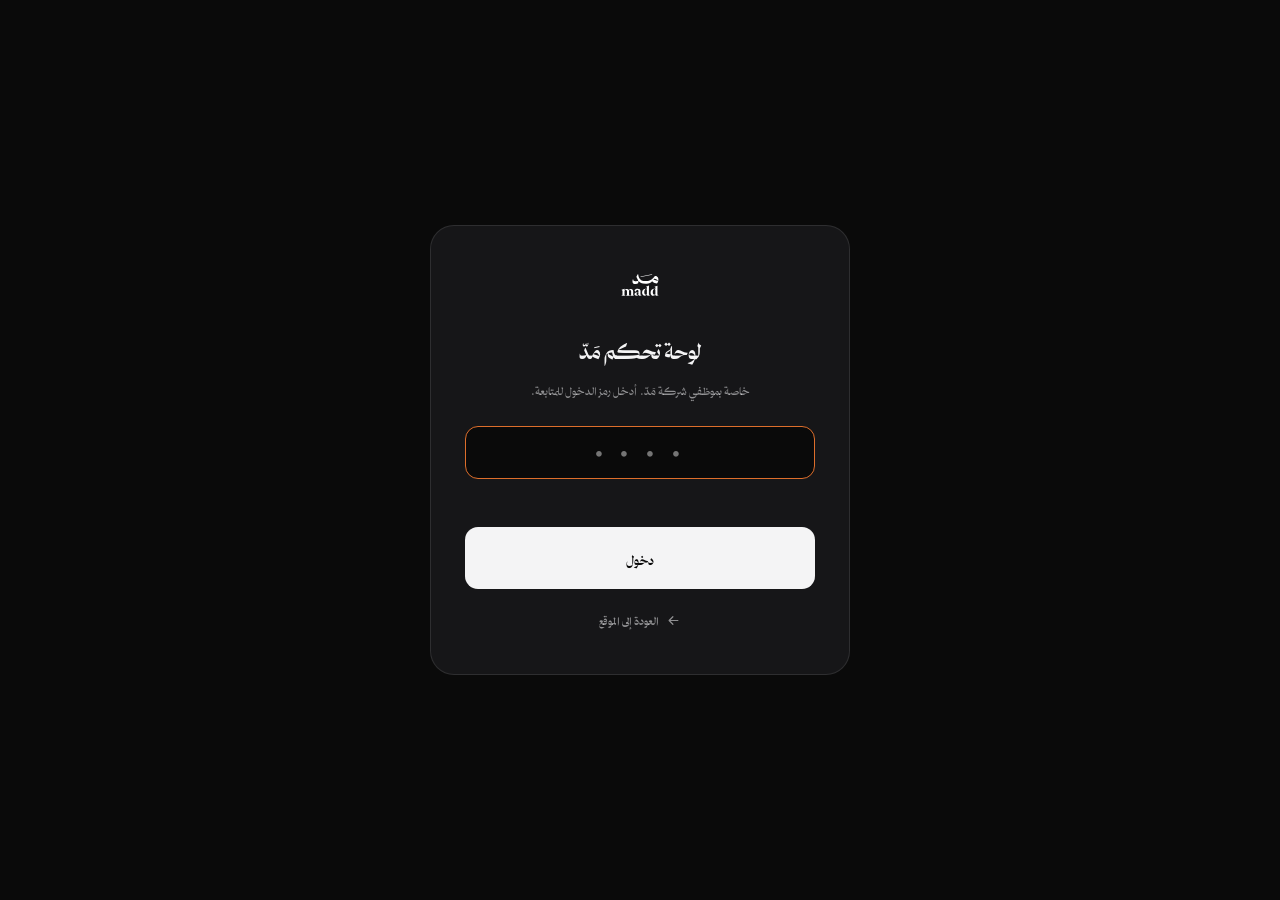
<file: dashboard.html>
<!doctype html>
<html lang="ar" dir="rtl">
<head>
<meta charset="utf-8" />
<meta name="viewport" content="width=device-width,initial-scale=1" />
<title>لوحة تحكم مَدّ · Madd Dashboard</title>
<link rel="stylesheet" href="colors_and_type.css" />
<style>
  @font-face { font-family:'FatimahArabic'; font-weight:400; font-style:normal; font-display:swap; src:url('fonts/FatimahArabicITF-Light.otf') format('opentype'); }
  @font-face { font-family:'FatimahArabic'; font-weight:500; font-style:normal; font-display:swap; src:url('fonts/FatimahArabicITF-Medium.otf') format('opentype'); }
  @font-face { font-family:'FatimahArabic'; font-weight:600; font-style:normal; font-display:swap; src:url('fonts/FatimahArabicITF-Medium.otf') format('opentype'); }
  @font-face { font-family:'FatimahArabic'; font-weight:700; font-style:normal; font-display:swap; src:url('fonts/FatimahArabicITF-Medium.otf') format('opentype'); }
</style>
<style>
  :root {
    --bg:#0A0A0A; --surface:#161618; --surface-2:#202024; --line:rgba(255,255,255,0.10);
    --fg:#F4F4F5; --muted:rgba(244,244,245,0.55); --accent:#DD6E2B; --green:#3CA05A; --danger:#E0533B;
    --font-disp:'FatimahArabic','IBM Plex Sans Arabic',sans-serif;
    --font-body:'FatimahArabic','IBM Plex Sans Arabic','Inter',sans-serif;
    --font-latin:'Inter',system-ui,sans-serif;
    --ease:cubic-bezier(0.22,0.61,0.36,1);
  }
  *,*::before,*::after { box-sizing:border-box; }
  html,body { margin:0; padding:0; }
  body {
    font-family:var(--font-body); background:var(--bg); color:var(--fg);
    -webkit-font-smoothing:antialiased; line-height:1.6; min-height:100vh;
  }
  a { color:inherit; text-decoration:none; }
  img { display:block; max-width:100%; }
  .wrap { max-width:960px; margin:0 auto; padding:0 24px; }

  /* ---------- login gate ---------- */
  .gate { min-height:100vh; display:flex; align-items:center; justify-content:center; padding:24px; }
  .gate-card {
    width:min(420px,100%); background:var(--surface); border:1px solid var(--line);
    border-radius:24px; padding:40px 34px; text-align:center;
  }
  .gate-logo { height:38px; margin:0 auto 24px; filter:invert(1); }
  .gate h1 { font-family:var(--font-disp); font-weight:700; font-size:26px; margin:0 0 8px; letter-spacing:-0.02em; }
  .gate p { color:var(--muted); font-size:14.5px; margin:0 0 26px; }
  .gate input {
    width:100%; text-align:center; letter-spacing:0.3em; font-family:var(--font-latin);
    background:var(--bg); border:1px solid var(--line); color:var(--fg);
    border-radius:13px; padding:15px; font-size:18px; outline:none; transition:border-color .2s;
  }
  .gate input:focus { border-color:var(--accent); }
  .gate .err { color:var(--danger); font-size:13px; margin-top:12px; min-height:18px; }
  .gate-back {
    display:inline-flex; align-items:center; gap:7px; margin-top:20px;
    color:var(--muted); font-size:13.5px; font-weight:600;
    transition:color .2s ease;
  }
  .gate-back:hover { color:var(--fg); }
  .gate-back svg { width:15px; height:15px; }
  .btn {
    border:none; cursor:pointer; border-radius:13px; font-family:inherit; font-weight:700;
    transition:transform .15s ease, background .2s ease, opacity .2s ease;
  }
  .btn:hover { transform:translateY(-1px); }
  .btn:active { transform:scale(0.98); }
  .btn-primary { background:var(--fg); color:var(--bg); font-size:16px; padding:15px 22px; width:100%; margin-top:18px; }
  .btn-accent { background:var(--accent); color:#fff; padding:13px 24px; font-size:15px; }

  /* ---------- app ---------- */
  .app { display:none; }
  .app.show { display:block; }
  .topbar { position:sticky; top:0; z-index:20; background:rgba(10,10,10,0.86); backdrop-filter:blur(14px); border-bottom:1px solid var(--line); }
  .topbar-inner { display:flex; align-items:center; justify-content:space-between; gap:16px; padding:16px 0; }
  .brand-row { display:flex; align-items:center; gap:14px; }
  .brand-row img { height:30px; filter:invert(1); }
  .brand-row .tag { font-size:12px; color:var(--muted); border-inline-start:1px solid var(--line); padding-inline-start:14px; }
  .top-actions { display:flex; align-items:center; gap:8px; }
  .mini-btn {
    border:1px solid var(--line); background:transparent; color:var(--fg); cursor:pointer;
    font-family:inherit; font-size:13px; font-weight:600; padding:9px 14px; border-radius:999px;
    transition:background .2s; display:inline-flex; align-items:center; gap:7px;
  }
  .mini-btn:hover { background:var(--surface-2); }
  .mini-btn svg { width:14px; height:14px; }

  .hero { padding:38px 0 10px; }
  .hero h2 { font-family:var(--font-disp); font-weight:700; font-size:32px; margin:0 0 6px; letter-spacing:-0.02em; }
  .hero p { color:var(--muted); margin:0; font-size:15px; max-width:60ch; }
  .note {
    display:flex; gap:11px; align-items:flex-start; background:rgba(221,110,43,0.10); border:1px solid rgba(221,110,43,0.25);
    border-radius:14px; padding:14px 16px; margin:22px 0 4px; font-size:13.5px; color:var(--fg);
  }
  .note svg { width:18px; height:18px; flex-shrink:0; color:var(--accent); margin-top:2px; }
  .note b { color:var(--accent); }

  /* tabs */
  .tabs { display:flex; gap:6px; background:var(--surface); padding:6px; border-radius:999px; margin:28px 0 0; width:max-content; max-width:100%; flex-wrap:wrap; }
  .tab { border:none; background:transparent; color:var(--fg); cursor:pointer; font-family:inherit; font-size:14.5px; font-weight:600; padding:11px 20px; border-radius:999px; transition:background .2s, color .2s; }
  .tab.active { background:var(--accent); color:#fff; }

  .panel { display:none; padding:28px 0 80px; }
  .panel.show { display:block; }

  .card { background:var(--surface); border:1px solid var(--line); border-radius:20px; padding:26px; margin-bottom:22px; }
  .card h3 { font-family:var(--font-disp); font-weight:700; font-size:20px; margin:0 0 4px; letter-spacing:-0.015em; }
  .card .sub { color:var(--muted); font-size:13.5px; margin:0 0 22px; }

  .group-title { font-size:12px; font-weight:700; letter-spacing:0.1em; text-transform:uppercase; color:var(--accent); margin:26px 0 14px; padding-top:18px; border-top:1px solid var(--line); }
  .group-title:first-of-type { border-top:none; padding-top:0; margin-top:6px; }

  .form-grid { display:grid; grid-template-columns:1fr 1fr; gap:16px; }
  @media (max-width:620px){ .form-grid{ grid-template-columns:1fr; } }
  .field { display:flex; flex-direction:column; }
  .field.full { grid-column:1 / -1; }
  .field label { font-size:13px; font-weight:600; color:var(--muted); margin-bottom:7px; }
  .field .hint { font-weight:500; color:var(--muted); opacity:.7; font-size:11.5px; }
  .field input, .field select, .field textarea {
    background:var(--bg); border:1px solid var(--line); color:var(--fg);
    border-radius:11px; padding:12px 14px; font-family:inherit; font-size:15px; outline:none;
    transition:border-color .2s, background .2s;
  }
  .field textarea { resize:vertical; min-height:74px; }
  .field input:focus, .field select:focus, .field textarea:focus { border-color:var(--accent); }
  .field input::placeholder, .field textarea::placeholder { color:var(--muted); opacity:.7; }
  .field input[dir="ltr"] { text-align:left; }

  /* image dropzone */
  .drop {
    border:1.5px dashed var(--line); border-radius:14px; padding:18px; text-align:center;
    cursor:pointer; transition:border-color .2s, background .2s; color:var(--muted); font-size:14px;
    display:flex; flex-direction:column; align-items:center; gap:8px; min-height:120px; justify-content:center;
  }
  .drop:hover, .drop.over { border-color:var(--accent); background:rgba(221,110,43,0.06); color:var(--fg); }
  .drop svg { width:26px; height:26px; opacity:.6; }
  .drop img { max-height:140px; border-radius:9px; }
  .form-foot { display:flex; gap:10px; align-items:center; margin-top:22px; }
  .save-msg { font-size:13.5px; color:var(--green); font-weight:600; opacity:0; transition:opacity .25s; }
  .save-msg.show { opacity:1; }

  /* multi-image gallery uploader */
  .gallery-strip { display:flex; flex-wrap:wrap; gap:10px; margin-top:14px; }
  .gthumb { position:relative; width:88px; height:66px; border-radius:9px; overflow:hidden; border:1px solid var(--line); }
  .gthumb img { width:100%; height:100%; object-fit:cover; }
  .gthumb button { position:absolute; top:4px; inset-inline-end:4px; width:21px; height:21px; border-radius:50%; border:none; background:rgba(0,0,0,0.62); color:#fff; cursor:pointer; font-size:13px; line-height:1; display:flex; align-items:center; justify-content:center; padding:0; }
  .gthumb button:hover { background:var(--danger); }
  .drop.small { min-height:84px; padding:14px; }

  /* item list */
  .list-title { font-size:13px; font-weight:700; letter-spacing:0.08em; color:var(--muted); text-transform:uppercase; margin:6px 0 14px; }
  .reg-badge { display:inline-block; font-size:10px; font-weight:700; padding:2px 8px; border-radius:999px; margin-inline-start:8px; vertical-align:middle; }
  .reg-badge.builtin { background:rgba(120,120,130,0.18); color:var(--muted); }
  .reg-badge.added { background:rgba(221,110,43,0.16); color:var(--accent); }
  .item.readonly { opacity:0.92; }
  .item-open { border:none; background:transparent; color:var(--muted); cursor:pointer; padding:8px; border-radius:8px; transition:color .2s, background .2s; flex-shrink:0; text-decoration:none; display:inline-flex; }
  .item-open:hover { color:var(--fg); background:rgba(255,255,255,0.06); }
  .item-open svg { width:16px; height:16px; }
  .items { display:grid; grid-template-columns:repeat(2,1fr); gap:14px; }
  @media (max-width:620px){ .items{ grid-template-columns:1fr; } }
  .item { display:flex; gap:14px; background:var(--bg); border:1px solid var(--line); border-radius:14px; padding:12px; align-items:center; }
  .item-thumb { width:60px; height:60px; border-radius:10px; overflow:hidden; flex-shrink:0; background:var(--surface-2); display:flex; align-items:center; justify-content:center; color:var(--muted); }
  .item-thumb img { width:100%; height:100%; object-fit:cover; }
  .item-thumb.contain img { object-fit:contain; padding:8px; }
  .item-thumb svg { width:22px; height:22px; }
  .item-main { flex:1; min-width:0; }
  .item-name { font-weight:700; font-size:15px; margin:0 0 2px; white-space:nowrap; overflow:hidden; text-overflow:ellipsis; }
  .item-meta { font-size:12.5px; color:var(--muted); white-space:nowrap; overflow:hidden; text-overflow:ellipsis; }
  .item-del { border:none; background:transparent; color:var(--muted); cursor:pointer; padding:8px; border-radius:8px; transition:color .2s, background .2s; flex-shrink:0; }
  .item-del:hover { color:var(--danger); background:rgba(224,83,59,0.10); }
  .item-del svg { width:17px; height:17px; }
  .empty { color:var(--muted); font-size:14px; text-align:center; padding:26px; border:1px dashed var(--line); border-radius:14px; }
  .pricetag { font-family:var(--font-latin); font-weight:700; }

  .toast { position:fixed; inset-inline:0; bottom:26px; margin:0 auto; width:max-content; max-width:90vw; background:var(--fg); color:var(--bg); font-size:14px; font-weight:600; padding:13px 22px; border-radius:999px; box-shadow:0 12px 40px rgba(0,0,0,0.4); z-index:120; opacity:0; transform:translateY(14px); transition:opacity .3s var(--ease), transform .3s var(--ease); }
  .toast.show { opacity:1; transform:translateY(0); }
</style>
</head>
<body>

<!-- ============================ LOGIN GATE ============================ -->
<div class="gate" id="gate">
  <div class="gate-card">
    <img class="gate-logo" src="assets/logo.svg" alt="Madd" />
    <h1>لوحة تحكم مَدّ</h1>
    <p>خاصة بموظفي شركة مَدّ. أدخل رمز الدخول للمتابعة.</p>
    <input id="codeInput" type="password" inputmode="numeric" placeholder="• • • •" autocomplete="off" />
    <div class="err" id="codeErr"></div>
    <button class="btn btn-primary" id="loginBtn" type="button">دخول</button>
    <a class="gate-back" href="Portfolio.html">
      <svg viewBox="0 0 24 24" fill="none" stroke="currentColor" stroke-width="1.9" stroke-linecap="round" stroke-linejoin="round"><path d="M19 12H5M11 6l-6 6 6 6"/></svg>
      العودة إلى الموقع
    </a>
  </div>
</div>

<!-- ============================ APP ============================ -->
<div class="app" id="app">
  <header class="topbar">
    <div class="wrap topbar-inner">
      <div class="brand-row">
        <img src="assets/logo.svg" alt="Madd" />
        <span class="tag">لوحة التحكم</span>
      </div>
      <div class="top-actions">
        <a class="mini-btn" href="Portfolio.html" target="_blank" rel="noopener">
          <svg viewBox="0 0 24 24" fill="none" stroke="currentColor" stroke-width="1.8" stroke-linecap="round" stroke-linejoin="round"><path d="M7 17 17 7M9 7h8v8"/></svg>
          عرض الموقع
        </a>
        <button class="mini-btn" id="logoutBtn" type="button">
          <svg viewBox="0 0 24 24" fill="none" stroke="currentColor" stroke-width="1.8" stroke-linecap="round" stroke-linejoin="round"><path d="M9 21H5a2 2 0 0 1-2-2V5a2 2 0 0 1 2-2h4M16 17l5-5-5-5M21 12H9"/></svg>
          خروج
        </button>
      </div>
    </div>
  </header>

  <div class="wrap">
    <div class="hero">
      <h2>محتوى الموقع</h2>
      <p>أضف الأعمال والهويات ومنتجات المتجر وحلقات «هذي عُمان». الحقول مطابقة تمامًا لما يظهر في صفحات الموقع.</p>
      <div class="note">
        <svg viewBox="0 0 24 24" fill="none" stroke="currentColor" stroke-width="1.9" stroke-linecap="round" stroke-linejoin="round"><circle cx="12" cy="12" r="9"/><path d="M12 8v5M12 16h.01"/></svg>
        <span><b>ملاحظة:</b> يُحفظ المحتوى في هذا المتصفّح ويظهر فورًا في صفحات الموقع. لنشره لجميع الزوّار على الإنترنت يلزم خطوة استضافة لاحقة — اطلبها منّا عند الجاهزية.</span>
      </div>
    </div>

    <div class="tabs" id="tabs">
      <button class="tab active" data-tab="works" type="button">الأعمال</button>
      <button class="tab" data-tab="identities" type="button">الهويات والشعارات</button>
      <button class="tab" data-tab="products" type="button">منتجات المتجر</button>
      <button class="tab" data-tab="episodes" type="button">حلقات هذي عُمان</button>
    </div>

    <!-- ===== WORKS (case study) ===== -->
    <section class="panel show" id="panel-works">
      <div class="card">
        <h3>إضافة عمل جديد</h3>
        <p class="sub">يظهر في قسم «الأعمال» بالصفحة الرئيسية، وعند الضغط عليه تُفتح صفحة تفاصيل العمل بنفس تنسيق الموقع.</p>

        <div class="group-title">المعلومات الأساسية</div>
        <div class="form-grid">
          <div class="field"><label>عنوان العمل (عربي)</label><input id="w_name_ar" type="text" placeholder="مثال: هوية معرض مسقط" /></div>
          <div class="field"><label>عنوان العمل (إنجليزي)</label><input id="w_name_en" type="text" dir="ltr" placeholder="e.g. Muscat Expo identity" /></div>
          <div class="field"><label>التصنيف / العميل المعروض (عربي)</label><input id="w_cat_ar" type="text" placeholder="مثال: وزارة الثقافة والرياضة والشباب" /></div>
          <div class="field"><label>التصنيف / العميل المعروض (إنجليزي)</label><input id="w_cat_en" type="text" dir="ltr" placeholder="e.g. Ministry of Culture" /></div>
          <div class="field full"><label>نبذة قصيرة (عربي)</label><textarea id="w_lead_ar" placeholder="جملة أو جملتان تصف العمل…"></textarea></div>
          <div class="field full"><label>نبذة قصيرة (إنجليزي)</label><textarea id="w_lead_en" dir="ltr" placeholder="A line or two describing the work…"></textarea></div>
        </div>

        <div class="group-title">تفاصيل العمل</div>
        <div class="form-grid">
          <div class="field"><label>العميل (عربي)</label><input id="w_client_ar" type="text" placeholder="مثال: وكالة مَدّ" /></div>
          <div class="field"><label>العميل (إنجليزي)</label><input id="w_client_en" type="text" dir="ltr" placeholder="e.g. Madd Agency" /></div>
          <div class="field"><label>الدور (عربي)</label><input id="w_role_ar" type="text" placeholder="مثال: هوية بصرية" /></div>
          <div class="field"><label>الدور (إنجليزي)</label><input id="w_role_en" type="text" dir="ltr" placeholder="e.g. Visual identity" /></div>
          <div class="field"><label>المدّة (عربي)</label><input id="w_dur_ar" type="text" placeholder="مثال: ٦ أسابيع" /></div>
          <div class="field"><label>المدّة (إنجليزي)</label><input id="w_dur_en" type="text" dir="ltr" placeholder="e.g. 6 weeks" /></div>
          <div class="field"><label>النطاق (عربي)</label><input id="w_scope_ar" type="text" placeholder="مثال: هوية · مطبوعات" /></div>
          <div class="field"><label>النطاق (إنجليزي)</label><input id="w_scope_en" type="text" dir="ltr" placeholder="e.g. Identity · Print" /></div>
        </div>

        <div class="group-title">نظرة عامة <span class="hint">(اختياري — تظهر في صفحة التفاصيل)</span></div>
        <div class="form-grid">
          <div class="field full"><label>نظرة عامة (عربي)</label><textarea id="w_ov_ar" placeholder="فقرة عن الموجز والسياق والقرارات…"></textarea></div>
          <div class="field full"><label>نظرة عامة (إنجليزي)</label><textarea id="w_ov_en" dir="ltr" placeholder="A paragraph about the brief and context…"></textarea></div>
        </div>

        <div class="group-title">صورة العمل</div>
        <div class="field full">
          <div class="drop" id="w_drop" data-target="w_img">
            <svg viewBox="0 0 24 24" fill="none" stroke="currentColor" stroke-width="1.7" stroke-linecap="round" stroke-linejoin="round"><path d="M21 15v4a2 2 0 0 1-2 2H5a2 2 0 0 1-2-2v-4M17 8l-5-5-5 5M12 3v12"/></svg>
            <span>اسحب صورة الغلاف هنا أو اضغط للاختيار</span>
          </div>
          <input id="w_img" type="file" accept="image/*" hidden />
        </div>

        <div class="group-title">صور تفاصيل العمل <span class="hint">(اختياري — تظهر داخل صفحة العمل · حتى ٦ صور)</span></div>
        <div class="field full">
          <div class="drop small" id="w_gdrop">
            <svg viewBox="0 0 24 24" fill="none" stroke="currentColor" stroke-width="1.7" stroke-linecap="round" stroke-linejoin="round"><path d="M21 15v4a2 2 0 0 1-2 2H5a2 2 0 0 1-2-2v-4M17 8l-5-5-5 5M12 3v12"/></svg>
            <span>اسحب حتى ٦ صور تفاصيل هنا أو اضغط لاختيارها</span>
          </div>
          <input id="w_gallery" type="file" accept="image/*" multiple hidden />
          <div class="gallery-strip" id="w_gstrip"></div>
        </div>

        <div class="form-foot">
          <button class="btn btn-accent" id="w_save" type="button">حفظ العمل</button>
          <span class="save-msg" id="w_msg">تم الحفظ ✓</span>
        </div>
      </div>
      <div class="list-title">الأعمال المضافة</div>
      <div id="w_list"></div>
      <div class="list-title" style="margin-top:26px;">سجل جميع أعمال الموقع</div>
      <div id="w_registry"></div>
    </section>

    <!-- ===== IDENTITIES (case study) ===== -->
    <section class="panel" id="panel-identities">
      <div class="card">
        <h3>إضافة هوية / شعار</h3>
        <p class="sub">يظهر في قسم «الهويات» بالصفحة الرئيسية، وعند الضغط عليه تُفتح صفحة تفاصيل بنفس تنسيق الموقع.</p>

        <div class="group-title">المعلومات الأساسية</div>
        <div class="form-grid">
          <div class="field"><label>اسم الهوية (عربي)</label><input id="i_name_ar" type="text" placeholder="مثال: شعار مقهى رواق" /></div>
          <div class="field"><label>اسم الهوية (إنجليزي)</label><input id="i_name_en" type="text" dir="ltr" placeholder="e.g. Riwaq Café" /></div>
          <div class="field"><label>التصنيف المعروض (عربي)</label><input id="i_cat_ar" type="text" placeholder="مثال: هوية بصرية" /></div>
          <div class="field"><label>التصنيف المعروض (إنجليزي)</label><input id="i_cat_en" type="text" dir="ltr" placeholder="e.g. Brand identity" /></div>
          <div class="field full"><label>نبذة قصيرة (عربي)</label><textarea id="i_lead_ar" placeholder="جملة أو جملتان تصف الهوية…"></textarea></div>
          <div class="field full"><label>نبذة قصيرة (إنجليزي)</label><textarea id="i_lead_en" dir="ltr" placeholder="A line or two describing the identity…"></textarea></div>
        </div>

        <div class="group-title">تفاصيل الهوية</div>
        <div class="form-grid">
          <div class="field"><label>العميل (عربي)</label><input id="i_client_ar" type="text" placeholder="مثال: مقهى رواق" /></div>
          <div class="field"><label>العميل (إنجليزي)</label><input id="i_client_en" type="text" dir="ltr" placeholder="e.g. Riwaq Café" /></div>
          <div class="field"><label>الدور (عربي)</label><input id="i_role_ar" type="text" placeholder="مثال: هوية بصرية" /></div>
          <div class="field"><label>الدور (إنجليزي)</label><input id="i_role_en" type="text" dir="ltr" placeholder="e.g. Brand identity" /></div>
          <div class="field"><label>المدّة (عربي)</label><input id="i_dur_ar" type="text" placeholder="مثال: ٤ أسابيع" /></div>
          <div class="field"><label>المدّة (إنجليزي)</label><input id="i_dur_en" type="text" dir="ltr" placeholder="e.g. 4 weeks" /></div>
          <div class="field"><label>النطاق (عربي)</label><input id="i_scope_ar" type="text" placeholder="مثال: شعار · نظام" /></div>
          <div class="field"><label>النطاق (إنجليزي)</label><input id="i_scope_en" type="text" dir="ltr" placeholder="e.g. Wordmark · System" /></div>
        </div>

        <div class="group-title">نظرة عامة <span class="hint">(اختياري — تظهر في صفحة التفاصيل)</span></div>
        <div class="form-grid">
          <div class="field full"><label>نظرة عامة (عربي)</label><textarea id="i_ov_ar" placeholder="فقرة عن الموجز والسياق…"></textarea></div>
          <div class="field full"><label>نظرة عامة (إنجليزي)</label><textarea id="i_ov_en" dir="ltr" placeholder="A paragraph about the brief and context…"></textarea></div>
        </div>

        <div class="group-title">صورة الشعار / الهوية</div>
        <div class="field full">
          <div class="drop" id="i_drop" data-target="i_img">
            <svg viewBox="0 0 24 24" fill="none" stroke="currentColor" stroke-width="1.7" stroke-linecap="round" stroke-linejoin="round"><path d="M21 15v4a2 2 0 0 1-2 2H5a2 2 0 0 1-2-2v-4M17 8l-5-5-5 5M12 3v12"/></svg>
            <span>اسحب صورة الشعار هنا أو اضغط للاختيار</span>
          </div>
          <input id="i_img" type="file" accept="image/*" hidden />
        </div>

        <div class="group-title">صور تفاصيل الهوية <span class="hint">(اختياري — تظهر داخل صفحة الهوية · حتى ٦ صور)</span></div>
        <div class="field full">
          <div class="drop small" id="i_gdrop">
            <svg viewBox="0 0 24 24" fill="none" stroke="currentColor" stroke-width="1.7" stroke-linecap="round" stroke-linejoin="round"><path d="M21 15v4a2 2 0 0 1-2 2H5a2 2 0 0 1-2-2v-4M17 8l-5-5-5 5M12 3v12"/></svg>
            <span>اسحب حتى ٦ صور تفاصيل هنا أو اضغط لاختيارها</span>
          </div>
          <input id="i_gallery" type="file" accept="image/*" multiple hidden />
          <div class="gallery-strip" id="i_gstrip"></div>
        </div>

        <div class="form-foot">
          <button class="btn btn-accent" id="i_save" type="button">حفظ الهوية</button>
          <span class="save-msg" id="i_msg">تم الحفظ ✓</span>
        </div>
      </div>
      <div class="list-title">الهويات المضافة</div>
      <div id="i_list"></div>
      <div class="list-title" style="margin-top:26px;">سجل جميع هويات الموقع</div>
      <div id="i_registry"></div>
    </section>

    <!-- ===== STORE PRODUCTS ===== -->
    <section class="panel" id="panel-products">
      <div class="card">
        <h3>إضافة منتج للمتجر</h3>
        <p class="sub">يظهر في صفحة «متجر مَدّ» بنفس بطاقة المنتج: الاسم، التصنيف، السعر، والشارة.</p>
        <div class="form-grid">
          <div class="field"><label>اسم المنتج (عربي)</label><input id="p_name_ar" type="text" placeholder="مثال: تيشيرت الشعار" /></div>
          <div class="field"><label>اسم المنتج (إنجليزي)</label><input id="p_name_en" type="text" dir="ltr" placeholder="e.g. Logo Tee" /></div>
          <div class="field">
            <label>التصنيف</label>
            <select id="p_cat">
              <option value="apparel">ملابس</option>
              <option value="accessories">إكسسوارات</option>
              <option value="stationery">قرطاسية</option>
            </select>
          </div>
          <div class="field"><label>السعر (ر.ع · OMR)</label><input id="p_price" type="number" min="0" step="0.5" inputmode="decimal" placeholder="مثال: 8" /></div>
          <div class="field">
            <label>الشارة</label>
            <select id="p_tag">
              <option value="">بدون</option>
              <option value="new">جديد</option>
              <option value="soon">قريبًا</option>
            </select>
          </div>
          <div class="field full">
            <label>صورة المنتج</label>
            <div class="drop" id="p_drop" data-target="p_img">
              <svg viewBox="0 0 24 24" fill="none" stroke="currentColor" stroke-width="1.7" stroke-linecap="round" stroke-linejoin="round"><path d="M21 15v4a2 2 0 0 1-2 2H5a2 2 0 0 1-2-2v-4M17 8l-5-5-5 5M12 3v12"/></svg>
              <span>اسحب صورة المنتج هنا أو اضغط للاختيار</span>
            </div>
            <input id="p_img" type="file" accept="image/*" hidden />
          </div>
        </div>
        <div class="form-foot">
          <button class="btn btn-accent" id="p_save" type="button">حفظ المنتج</button>
          <span class="save-msg" id="p_msg">تم الحفظ ✓</span>
        </div>
      </div>
      <div class="list-title">منتجات مضافة</div>
      <div id="p_list"></div>
    </section>

    <!-- ===== EPISODES ===== -->
    <section class="panel" id="panel-episodes">
      <div class="card">
        <h3>إضافة موسم جديد</h3>
        <p class="sub">يظهر كتبويب موسم جديد في صفحة «هذي عُمان»، وتقدر تضيف له حلقات من الأسفل.</p>
        <div class="form-grid">
          <div class="field"><label>اسم الموسم (عربي)</label><input id="s_tar" type="text" placeholder="مثال: الموسم الثالث" /></div>
          <div class="field"><label>اسم الموسم (إنجليزي)</label><input id="s_ten" type="text" dir="ltr" placeholder="e.g. Season Three" /></div>
          <div class="field"><label>السنة (عربي)</label><input id="s_yar" type="text" placeholder="مثال: ٢٠٢٧" /></div>
          <div class="field"><label>السنة (إنجليزي)</label><input id="s_yen" type="text" dir="ltr" placeholder="e.g. 2027" /></div>
        </div>
        <div class="form-foot">
          <button class="btn btn-accent" id="s_save" type="button">حفظ الموسم</button>
          <span class="save-msg" id="s_msg">تم الحفظ ✓</span>
        </div>
        <div class="list-title" style="margin-top:24px;">المواسم المضافة</div>
        <div id="s_list"></div>
      </div>

      <div class="card">
        <h3>إضافة حلقة جديدة</h3>
        <p class="sub">تظهر ضمن الموسم المختار في صفحة «هذي عُمان». الصق رابط يوتيوب وسيُشغّل تلقائيًا.</p>
        <div class="form-grid">
          <div class="field"><label>الموسم</label><select id="e_season"></select></div>
          <div class="field"><label>رابط يوتيوب</label><input id="e_yt" type="text" placeholder="https://youtu.be/…" dir="ltr" /></div>
          <div class="field"><label>عنوان الحلقة (عربي)</label><input id="e_tar" type="text" placeholder="مثال: جبل أخضر" /></div>
          <div class="field"><label>عنوان الحلقة (إنجليزي)</label><input id="e_ten" type="text" dir="ltr" placeholder="e.g. Jabal Akhdar" /></div>
          <div class="field"><label>الموقع (عربي)</label><input id="e_lar" type="text" placeholder="مثال: الجبل الأخضر · الداخلية" /></div>
          <div class="field"><label>الموقع (إنجليزي)</label><input id="e_len" type="text" dir="ltr" placeholder="e.g. Al Jabal Al Akhdar" /></div>
          <div class="field"><label>التاريخ (عربي)</label><input id="e_dar" type="text" placeholder="مثال: ١٢ يناير" /></div>
          <div class="field"><label>التاريخ (إنجليزي)</label><input id="e_den" type="text" dir="ltr" placeholder="e.g. Jan 12" /></div>
          <div class="field full"><label>وصف مختصر (عربي)</label><textarea id="e_descar" placeholder="جملة أو جملتان عن الحلقة…"></textarea></div>
          <div class="field full"><label>وصف مختصر (إنجليزي)</label><textarea id="e_descen" dir="ltr" placeholder="A line or two about the episode…"></textarea></div>
        </div>
        <div class="form-foot">
          <button class="btn btn-accent" id="e_save" type="button">حفظ الحلقة</button>
          <span class="save-msg" id="e_msg">تم الحفظ ✓</span>
        </div>
      </div>
      <div class="list-title">الحلقات المضافة</div>
      <div id="e_list"></div>
    </section>
  </div>
</div>

<div class="toast" id="toast"></div>

<script>
(function(){
  "use strict";

  /* ====== CONFIG ====== */
  var PASSCODE = '2266';                 // غيّر الرمز من هنا
  var AUTH_KEY = 'madd:cms:auth';
  var K_WORKS = 'madd:cms:works';
  var K_IDS   = 'madd:cms:identities';
  var K_PROD  = 'madd:cms:products';
  var K_EPS   = 'madd:cms:episodes';
  var K_SEASONS = 'madd:cms:seasons';
  var BUILTIN_SEASONS = [
    { value:'0', nameAr:'الموسم الأول ٢٠٢٥' },
    { value:'1', nameAr:'الموسم الثاني ٢٠٢٦' }
  ];

  /* ====== helpers ====== */
  function $(id){ return document.getElementById(id); }
  function val(id){ var e=$(id); return e ? e.value.trim() : ''; }
  function read(k){ try{ return JSON.parse(localStorage.getItem(k)||'[]')||[]; }catch(e){ return []; } }
  function write(k,v){ try{ localStorage.setItem(k, JSON.stringify(v)); return true; }catch(e){ toast('تعذّر الحفظ — الذاكرة ممتلئة. احذف عناصر قديمة.'); return false; } }
  function uid(p){ return (p||'c')+Date.now().toString(36)+Math.random().toString(36).slice(2,5); }
  var toastTimer;
  function toast(msg){ var el=$('toast'); el.textContent=msg; el.classList.add('show'); clearTimeout(toastTimer); toastTimer=setTimeout(function(){ el.classList.remove('show'); },2200); }
  function flash(id){ var m=$(id); m.classList.add('show'); setTimeout(function(){ m.classList.remove('show'); },1800); }
  function esc(s){ return String(s||'').replace(/[&<>"]/g,function(c){return {'&':'&amp;','<':'&lt;','>':'&gt;','"':'&quot;'}[c];}); }

  /* downscale an image file → dataURL (keeps localStorage small) */
  function fileToDataURL(file, maxDim, cb){
    var reader=new FileReader();
    reader.onload=function(){
      var img=new Image();
      img.onload=function(){
        var w=img.width, h=img.height, scale=Math.min(1, maxDim/Math.max(w,h));
        var cw=Math.round(w*scale), ch=Math.round(h*scale);
        var cv=document.createElement('canvas'); cv.width=cw; cv.height=ch;
        cv.getContext('2d').drawImage(img,0,0,cw,ch);
        var isPng=/png/i.test(file.type);
        cb(cv.toDataURL(isPng?'image/png':'image/jpeg', 0.85));
      };
      img.src=reader.result;
    };
    reader.readAsDataURL(file);
  }

  /* ====== LOGIN ====== */
  function showApp(){ $('gate').style.display='none'; $('app').classList.add('show'); renderAll(); }
  function logout(){
    try{ sessionStorage.removeItem(AUTH_KEY); sessionStorage.setItem(AUTH_KEY,''); }catch(e){}
    // leave the dashboard entirely and return to the website
    window.location.href = 'Portfolio.html';
  }
  function tryLogin(){
    if($('codeInput').value.trim()===PASSCODE){
      try{ sessionStorage.setItem(AUTH_KEY,'1'); }catch(e){}
      showApp();
    } else {
      $('codeErr').textContent='رمز غير صحيح، حاول مرة أخرى.';
      $('codeInput').value=''; $('codeInput').focus();
    }
  }
  $('loginBtn').addEventListener('click', tryLogin);
  $('codeInput').addEventListener('keydown', function(e){ if(e.key==='Enter') tryLogin(); });
  $('logoutBtn').addEventListener('click', logout);
  try{ if(sessionStorage.getItem(AUTH_KEY)==='1') showApp(); else $('codeInput').focus(); }catch(e){ $('codeInput').focus(); }

  /* ====== TABS ====== */
  $('tabs').addEventListener('click', function(e){
    var b=e.target.closest('.tab'); if(!b) return;
    document.querySelectorAll('.tab').forEach(function(x){ x.classList.toggle('active', x===b); });
    document.querySelectorAll('.panel').forEach(function(p){ p.classList.toggle('show', p.id==='panel-'+b.dataset.tab); });
  });

  /* ====== IMAGE DROPZONES ====== */
  var pending = {};
  var dropDefault = '<svg viewBox="0 0 24 24" fill="none" stroke="currentColor" stroke-width="1.7" stroke-linecap="round" stroke-linejoin="round"><path d="M21 15v4a2 2 0 0 1-2 2H5a2 2 0 0 1-2-2v-4M17 8l-5-5-5 5M12 3v12"/></svg>';
  function setupDrop(dropId, inputId, label, maxDim){
    var drop=$(dropId), input=$(inputId);
    function handle(file){
      if(!file || !/^image\//.test(file.type)) return;
      fileToDataURL(file, maxDim||1200, function(url){ pending[inputId]=url; drop.innerHTML='<img src="'+url+'" alt="" />'; });
    }
    drop._label=label;
    drop.addEventListener('click', function(){ input.click(); });
    input.addEventListener('change', function(){ if(input.files[0]) handle(input.files[0]); });
    drop.addEventListener('dragover', function(e){ e.preventDefault(); drop.classList.add('over'); });
    drop.addEventListener('dragleave', function(){ drop.classList.remove('over'); });
    drop.addEventListener('drop', function(e){ e.preventDefault(); drop.classList.remove('over'); if(e.dataTransfer.files[0]) handle(e.dataTransfer.files[0]); });
  }
  function resetDrop(dropId, inputId){ pending[inputId]=null; $(dropId).innerHTML=dropDefault+'<span>'+($(dropId)._label||'اسحب صورة هنا أو اضغط للاختيار')+'</span>'; }
  setupDrop('w_drop','w_img','اسحب صورة الغلاف هنا أو اضغط للاختيار',1400);
  setupDrop('i_drop','i_img','اسحب صورة الشعار هنا أو اضغط للاختيار',1400);
  setupDrop('p_drop','p_img','اسحب صورة المنتج هنا أو اضغط للاختيار',1100);

  /* multi-image gallery uploaders (works + identities detail images) */
  var pendingGallery = { w:[], i:[] };
  function renderStrip(px){
    var strip=$(px+'_gstrip'); if(!strip) return;
    strip.innerHTML = pendingGallery[px].map(function(url,idx){
      return '<div class="gthumb"><img src="'+url+'" alt="" /><button type="button" data-gi="'+idx+'" aria-label="حذف">✕</button></div>';
    }).join('');
    strip.querySelectorAll('[data-gi]').forEach(function(b){ b.addEventListener('click', function(){ pendingGallery[px].splice(+b.dataset.gi,1); renderStrip(px); }); });
  }
  function setupGallery(px, maxDim){
    var drop=$(px+'_gdrop'), input=$(px+'_gallery');
    function addFiles(files){
      Array.prototype.forEach.call(files, function(f){
        if(!/^image\//.test(f.type)) return;
        if(pendingGallery[px].length >= 6){ toast('الحد الأقصى ٦ صور تفاصيل.'); return; }
        fileToDataURL(f, maxDim||1000, function(url){ if(pendingGallery[px].length < 6){ pendingGallery[px].push(url); renderStrip(px); } });
      });
    }
    drop.addEventListener('click', function(){ input.click(); });
    input.addEventListener('change', function(){ if(input.files.length) addFiles(input.files); input.value=''; });
    drop.addEventListener('dragover', function(e){ e.preventDefault(); drop.classList.add('over'); });
    drop.addEventListener('dragleave', function(){ drop.classList.remove('over'); });
    drop.addEventListener('drop', function(e){ e.preventDefault(); drop.classList.remove('over'); if(e.dataTransfer.files.length) addFiles(e.dataTransfer.files); });
  }
  setupGallery('w'); setupGallery('i');

  /* ====== SAVE: case items (works + identities, same structure as case.html) ====== */
  function saveCase(px, key, render){
    var nameAr=val(px+'_name_ar'), nameEn=val(px+'_name_en');
    if(!nameAr && !nameEn){ toast('أدخل العنوان على الأقل.'); return; }
    if(!pending[px+'_img']){ toast('أضف صورة.'); return; }
    var rec = {
      id: uid(px),
      nameAr:nameAr, nameEn:nameEn||nameAr,
      catAr:val(px+'_cat_ar'), catEn:val(px+'_cat_en')||val(px+'_cat_ar'),
      leadAr:val(px+'_lead_ar'), leadEn:val(px+'_lead_en')||val(px+'_lead_ar'),
      clientAr:val(px+'_client_ar'), clientEn:val(px+'_client_en')||val(px+'_client_ar'),
      roleAr:val(px+'_role_ar'), roleEn:val(px+'_role_en')||val(px+'_role_ar'),
      durAr:val(px+'_dur_ar'), durEn:val(px+'_dur_en')||val(px+'_dur_ar'),
      scopeAr:val(px+'_scope_ar'), scopeEn:val(px+'_scope_en')||val(px+'_scope_ar'),
      ovAr:val(px+'_ov_ar'), ovEn:val(px+'_ov_en')||val(px+'_ov_ar'),
      img: pending[px+'_img'],
      gallery: (pendingGallery[px]||[]).slice()
    };
    rec.link = 'case.html?id='+rec.id;
    var arr=read(key); arr.push(rec);
    if(!write(key, arr)) return;
    ['_name_ar','_name_en','_cat_ar','_cat_en','_lead_ar','_lead_en','_client_ar','_client_en','_role_ar','_role_en','_dur_ar','_dur_en','_scope_ar','_scope_en','_ov_ar','_ov_en']
      .forEach(function(s){ if($(px+s)) $(px+s).value=''; });
    resetDrop(px+'_drop', px+'_img');
    if(pendingGallery[px]){ pendingGallery[px]=[]; renderStrip(px); }
    flash(px+'_msg'); render(); toast('تم الحفظ ✓');
  }
  $('w_save').addEventListener('click', function(){ saveCase('w', K_WORKS, renderWorks); });
  $('i_save').addEventListener('click', function(){ saveCase('i', K_IDS, renderIds); });

  /* ====== SAVE: store product ====== */
  $('p_save').addEventListener('click', function(){
    var ar=val('p_name_ar'), en=val('p_name_en');
    if(!ar && !en){ toast('أدخل اسم المنتج على الأقل.'); return; }
    if(!pending.p_img){ toast('أضف صورة المنتج.'); return; }
    var price=parseFloat($('p_price').value); if(isNaN(price)) price=0;
    var arr=read(K_PROD);
    arr.push({ id:uid('p'), nameAr:ar, nameEn:en||ar, cat:$('p_cat').value, price:price, tag:$('p_tag').value, img:pending.p_img });
    if(!write(K_PROD, arr)) return;
    ['p_name_ar','p_name_en','p_price'].forEach(function(id){ $(id).value=''; });
    $('p_tag').value=''; resetDrop('p_drop','p_img'); flash('p_msg'); renderProducts(); toast('أُضيف المنتج ✓');
  });

  /* ====== SAVE: season ====== */
  $('s_save').addEventListener('click', function(){
    var tar=val('s_tar'), ten=val('s_ten');
    if(!tar && !ten){ toast('أدخل اسم الموسم.'); return; }
    var arr=read(K_SEASONS);
    arr.push({ id:uid('s'), titleAr:tar||ten, titleEn:ten||tar, yearAr:val('s_yar'), yearEn:val('s_yen')||val('s_yar') });
    if(!write(K_SEASONS, arr)) return;
    ['s_tar','s_ten','s_yar','s_yen'].forEach(function(id){ $(id).value=''; });
    flash('s_msg'); renderSeasons(); refreshSeasonOptions(); toast('أُضيف الموسم ✓');
  });

  /* combined season list (built-in + CMS) for dropdown + labels */
  function allSeasons(){
    var list = BUILTIN_SEASONS.map(function(s){ return { value:s.value, label:s.nameAr }; });
    read(K_SEASONS).forEach(function(s){ list.push({ value:s.id, label:(s.titleAr||s.titleEn)+(s.yearAr?' '+s.yearAr:'') }); });
    return list;
  }
  function seasonLabel(ref){
    var m = allSeasons().filter(function(s){ return s.value===String(ref); })[0];
    return m ? m.label : '';
  }
  function refreshSeasonOptions(){
    var sel=$('e_season'); if(!sel) return;
    var cur=sel.value;
    sel.innerHTML = allSeasons().map(function(s){ return '<option value="'+s.value+'">'+esc(s.label)+'</option>'; }).join('');
    if(cur) sel.value=cur;
  }

  /* ====== SAVE: episode ====== */
  $('e_save').addEventListener('click', function(){
    var tar=val('e_tar'), ten=val('e_ten'), yt=val('e_yt');
    if(!tar && !ten){ toast('أدخل عنوان الحلقة.'); return; }
    if(!yt){ toast('الصق رابط يوتيوب للحلقة.'); return; }
    var arr=read(K_EPS);
    arr.push({ id:uid('e'), season:$('e_season').value, yt:yt,
      titleAr:tar, titleEn:ten||tar, locAr:val('e_lar'), locEn:val('e_len')||val('e_lar'),
      dateAr:val('e_dar'), dateEn:val('e_den')||val('e_dar'),
      descAr:val('e_descar'), descEn:val('e_descen')||val('e_descar') });
    if(!write(K_EPS, arr)) return;
    ['e_tar','e_ten','e_lar','e_len','e_dar','e_den','e_yt','e_descar','e_descen'].forEach(function(id){ $(id).value=''; });
    flash('e_msg'); renderEps(); toast('أُضيفت الحلقة ✓');
  });

  /* ====== RENDER LISTS ====== */
  function delFrom(key, id, after){ write(key, read(key).filter(function(x){ return x.id!==id; })); after(); toast('تم الحذف'); }
  var delSvg='<svg viewBox="0 0 24 24" fill="none" stroke="currentColor" stroke-width="1.8" stroke-linecap="round" stroke-linejoin="round"><path d="M3 6h18M8 6V4a1 1 0 0 1 1-1h6a1 1 0 0 1 1 1v2M19 6l-1 14a2 2 0 0 1-2 2H8a2 2 0 0 1-2-2L5 6M10 11v6M14 11v6"/></svg>';

  function renderCaseList(key, listId, emptyMsg, contain){
    var arr=read(key), box=$(listId);
    if(!arr.length){ box.innerHTML='<div class="empty">'+emptyMsg+'</div>'; return; }
    box.innerHTML='<div class="items">'+arr.map(function(it){
      return '<div class="item"><div class="item-thumb'+(contain?' contain':'')+'"><img src="'+it.img+'" alt="" /></div>'+
        '<div class="item-main"><p class="item-name">'+esc(it.nameAr||it.nameEn)+'</p><p class="item-meta">'+esc(it.catAr||it.catEn||'')+'</p></div>'+
        '<button class="item-del" data-del="'+it.id+'" title="حذف">'+delSvg+'</button></div>';
    }).join('')+'</div>';
    box.querySelectorAll('[data-del]').forEach(function(b){ b.addEventListener('click', function(){ delFrom(key, b.dataset.del, function(){ renderCaseList(key, listId, emptyMsg, contain); }); }); });
  }
  function renderWorks(){ renderCaseList(K_WORKS, 'w_list', 'لا توجد أعمال مضافة بعد.', false); renderRegistry('w'); }
  function renderIds(){ renderCaseList(K_IDS, 'i_list', 'لا توجد هويات مضافة بعد.', true); renderRegistry('i'); }

  /* ====== FULL SITE REGISTRY (built-in items on the site + CMS-added) ====== */
  var BUILTIN_WORKS = [
    { id:'PROJ-01', nameAr:'مسرعة الشركات الناشئة العمانية', catAr:'ريادة', img:'assets/cases/accelerator/cover.jpg' },
    { id:'COFFEE315', nameAr:'حملة تسويقية', catAr:'كوفي ٣١٥', img:'assets/cases/coffee315/cover.jpg' },
    { id:'NIZWA', nameAr:'على درب البوسعيد', catAr:'بنك نزوى', img:'assets/cases/busaid/logo.png' },
    { id:'TATHMEER', nameAr:'في بيتنا إحسان', catAr:'شركة تثمير', img:'assets/cases/tathmeer/cover.jpg' },
    { id:'PROJ-05', nameAr:'معك', catAr:'طلة', img:'assets/cases/maaq/cover.jpg' }
  ];
  var BUILTIN_IDS = [
    { id:'ID-01', nameAr:'عبدالله البلوشي', catAr:'هوية شخصية', img:'assets/cases/balushi/tile.jpg' },
    { id:'SMASH', nameAr:'SMASH Padel Club', catAr:'هوية بصرية', img:'assets/cases/smash/tile.jpg' },
    { id:'SIDRA', nameAr:'منصة سدرة', catAr:'هوية بصرية', img:'assets/cases/sidra/tile.jpg' },
    { id:'PROJ-02', nameAr:'برمجان', catAr:'هوية بصرية', img:'assets/cases/barmajan/tile.jpg' },
    { id:'ID-04', nameAr:'أيام مسقط للتحكيم', catAr:'هوية فعالية', img:'assets/cases/arbitration/tile.jpg' },
    { id:'SKYPARK', nameAr:'SKYPARK', catAr:'هوية بصرية', img:'assets/cases/skypark/tile.jpg' },
    { id:'PADEL', nameAr:'Padel Arena', catAr:'هوية بصرية', img:'assets/cases/padel/tile.jpg' },
    { id:'ID-02', nameAr:'Orki', catAr:'هوية بصرية', img:'assets/cases/orki/tile.jpg' },
    { id:'ID315', nameAr:'٣١٥', catAr:'هوية بصرية', img:'assets/cases/id315/tile.jpg' },
    { id:'SHIRAA', nameAr:'شراع', catAr:'هوية بصرية', img:'assets/cases/shiraa/tile.jpg' }
  ];
  var openSvg='<svg viewBox="0 0 24 24" fill="none" stroke="currentColor" stroke-width="1.8" stroke-linecap="round" stroke-linejoin="round"><path d="M7 17 17 7M9 7h8v8"/></svg>';
  function renderRegistry(px){
    var box=$(px+'_registry'); if(!box) return;
    var builtin=(px==='w'?BUILTIN_WORKS:BUILTIN_IDS);
    var added=read(px==='w'?K_WORKS:K_IDS).map(function(it){ return {id:it.id,nameAr:it.nameAr,nameEn:it.nameEn,catAr:it.catAr,catEn:it.catEn,img:it.img,_cms:true}; });
    var all=builtin.concat(added);
    var contain=(px==='i');
    box.innerHTML='<div class="items">'+all.map(function(it){
      var badge=it._cms?'<span class="reg-badge added">مضاف</span>':'<span class="reg-badge builtin">مثبّت</span>';
      return '<div class="item readonly"><div class="item-thumb'+(contain?' contain':'')+'"><img src="'+it.img+'" alt="" /></div>'+
        '<div class="item-main"><p class="item-name">'+esc(it.nameAr||it.nameEn||it.id)+badge+'</p>'+
        '<p class="item-meta">'+esc(it.catAr||it.catEn||'')+'</p></div>'+
        '<a class="item-open" href="case.html?id='+encodeURIComponent(it.id)+'" target="_blank" rel="noopener" title="فتح الصفحة">'+openSvg+'</a></div>';
    }).join('')+'</div>'+
    '<p style="font-size:12px;color:var(--muted);margin-top:12px;">الإجمالي: '+all.length+' \u00b7 مثبّت: '+builtin.length+' \u00b7 مضاف: '+added.length+'</p>';
  }

  function renderProducts(){
    var arr=read(K_PROD), box=$('p_list');
    if(!arr.length){ box.innerHTML='<div class="empty">لا توجد منتجات مضافة بعد.</div>'; return; }
    var catName={apparel:'ملابس',accessories:'إكسسوارات',stationery:'قرطاسية'};
    var tagName={'new':'جديد','soon':'قريبًا','':''};
    box.innerHTML='<div class="items">'+arr.map(function(it){
      var meta=(catName[it.cat]||'')+' · '+'<span class="pricetag">'+ (it.price%1===0?it.price:it.price.toFixed(1)) +' ر.ع</span>'+(it.tag&&tagName[it.tag]?' · '+tagName[it.tag]:'');
      return '<div class="item"><div class="item-thumb"><img src="'+it.img+'" alt="" /></div>'+
        '<div class="item-main"><p class="item-name">'+esc(it.nameAr||it.nameEn)+'</p><p class="item-meta">'+meta+'</p></div>'+
        '<button class="item-del" data-del="'+it.id+'" title="حذف">'+delSvg+'</button></div>';
    }).join('')+'</div>';
    box.querySelectorAll('[data-del]').forEach(function(b){ b.addEventListener('click', function(){ delFrom(K_PROD, b.dataset.del, renderProducts); }); });
  }

  function renderSeasons(){
    var arr=read(K_SEASONS), box=$('s_list');
    if(!arr.length){ box.innerHTML='<div class="empty">لا توجد مواسم مضافة — الموسمان الأول والثاني جاهزان.</div>'; return; }
    box.innerHTML='<div class="items">'+arr.map(function(it){
      var n=read(K_EPS).filter(function(e){ return e.season===it.id; }).length;
      return '<div class="item"><div class="item-thumb"><svg viewBox="0 0 24 24" fill="none" stroke="currentColor" stroke-width="1.5"><rect x="3" y="4" width="18" height="16" rx="2"/><path d="M3 9h18M8 4v5"/></svg></div>'+
        '<div class="item-main"><p class="item-name">'+esc(it.titleAr||it.titleEn)+(it.yearAr?' · '+esc(it.yearAr):'')+'</p><p class="item-meta">'+n+' حلقة</p></div>'+
        '<button class="item-del" data-del="'+it.id+'" title="حذف">'+delSvg+'</button></div>';
    }).join('')+'</div>';
    box.querySelectorAll('[data-del]').forEach(function(b){ b.addEventListener('click', function(){
      var sid=b.dataset.del;
      var eps=read(K_EPS).filter(function(e){ return e.season===sid; });
      if(eps.length && !confirm('سيُحذف الموسم و '+eps.length+' حلقة مرتبطة به. متابعة؟')) return;
      write(K_SEASONS, read(K_SEASONS).filter(function(s){ return s.id!==sid; }));
      write(K_EPS, read(K_EPS).filter(function(e){ return e.season!==sid; }));
      renderSeasons(); refreshSeasonOptions(); renderEps(); toast('تم الحذف');
    }); });
  }

  function renderEps(){
    var arr=read(K_EPS), box=$('e_list');
    if(!arr.length){ box.innerHTML='<div class="empty">لا توجد حلقات مضافة بعد.</div>'; return; }
    box.innerHTML='<div class="items">'+arr.map(function(it){
      return '<div class="item"><div class="item-thumb"><svg viewBox="0 0 24 24" fill="none" stroke="currentColor" stroke-width="1.5"><rect x="3" y="5" width="18" height="14" rx="2"/><path d="M10 9l5 3-5 3z"/></svg></div>'+
        '<div class="item-main"><p class="item-name">'+esc(it.titleAr||it.titleEn)+'</p><p class="item-meta">'+esc(seasonLabel(it.season))+(it.locAr?' · '+esc(it.locAr):'')+'</p></div>'+
        '<button class="item-del" data-del="'+it.id+'" title="حذف">'+delSvg+'</button></div>';
    }).join('')+'</div>';
    box.querySelectorAll('[data-del]').forEach(function(b){ b.addEventListener('click', function(){ delFrom(K_EPS, b.dataset.del, renderEps); }); });
  }

  function renderAll(){ renderWorks(); renderIds(); renderProducts(); renderSeasons(); refreshSeasonOptions(); renderEps(); }
})();
</script>

<template id="__bundler_thumbnail">
<svg viewBox="0 0 100 100" xmlns="http://www.w3.org/2000/svg"><rect width="100" height="100" fill="#0A0A0A"/><g transform="translate(50,50)" fill="none" stroke="#DD6E2B" stroke-width="3.4" stroke-linecap="round" stroke-linejoin="round"><rect x="-22" y="-16" width="44" height="32" rx="4"/><path d="M-22 -4h44M-10 -16v-6M10 -16v-6"/></g></svg>
</template>

</body>
</html>
</file>
<file: colors_and_type.css>
/* =============================================================
   EventPlus Design System — Tokens + Semantic Type
   -------------------------------------------------------------
   Typography
   - PRIMARY: IBM Plex Sans Arabic — bi-script (Arabic + Latin),
     the brand face. Use for all UI, body, and most headings.
     Works natively in RTL interfaces (a core EP product pillar).
   - SECONDARY: Inter — used only as a fallback and for dense
     tabular/numeric blocks where Inter's wider Latin forms read
     slightly better. Keep usage minimal.
   Weights shipped: 100 Thin, 200 ExtraLight, 300 Light, 400 Regular,
     500 Medium, 600 SemiBold, 700 Bold.
   ============================================================= */

@import url('https://fonts.googleapis.com/css2?family=Inter:wght@300;400;500;600;700;800&display=swap');

/* IBM Plex Sans Arabic — brand typeface (bi-script) */
@font-face {
  font-family: 'IBM Plex Sans Arabic';
  font-weight: 100;
  font-style: normal;
  font-display: swap;
  src: url('./fonts/IBMPlexSansArabic-Thin.ttf') format('truetype');
}
@font-face {
  font-family: 'IBM Plex Sans Arabic';
  font-weight: 200;
  font-style: normal;
  font-display: swap;
  src: url('./fonts/IBMPlexSansArabic-ExtraLight.ttf') format('truetype');
}
@font-face {
  font-family: 'IBM Plex Sans Arabic';
  font-weight: 300;
  font-style: normal;
  font-display: swap;
  src: url('./fonts/IBMPlexSansArabic-Light.ttf') format('truetype');
}
@font-face {
  font-family: 'IBM Plex Sans Arabic';
  font-weight: 400;
  font-style: normal;
  font-display: swap;
  src: url('./fonts/IBMPlexSansArabic-Regular.ttf') format('truetype');
}
@font-face {
  font-family: 'IBM Plex Sans Arabic';
  font-weight: 500;
  font-style: normal;
  font-display: swap;
  src: url('./fonts/IBMPlexSansArabic-Medium.ttf') format('truetype');
}
@font-face {
  font-family: 'IBM Plex Sans Arabic';
  font-weight: 600;
  font-style: normal;
  font-display: swap;
  src: url('./fonts/IBMPlexSansArabic-SemiBold.ttf') format('truetype');
}
@font-face {
  font-family: 'IBM Plex Sans Arabic';
  font-weight: 700;
  font-style: normal;
  font-display: swap;
  src: url('./fonts/IBMPlexSansArabic-Bold.ttf') format('truetype');
}

:root {
  /* --- COLOR: brand --- */
  --ep-accent:         #1E4668;
  --ep-accent-hover:   #255280;
  --ep-accent-2:       #2D6A9F;   /* lighter stop in the brand gradient */
  --ep-accent-gradient: linear-gradient(135deg, #1E4668 0%, #2D6A9F 100%);
  --ep-accent-tint-10: rgba(30, 70, 104, 0.10);
  --ep-accent-tint-15: rgba(30, 70, 104, 0.15);
  --ep-accent-tint-20: rgba(30, 70, 104, 0.20);
  --ep-accent-glow:    0 8px 30px rgba(30, 70, 104, 0.40);

  /* --- COLOR: neutrals (light theme) --- */
  --ep-bg-1:           #FFFFFF;   /* page bg */
  --ep-bg-2:           #F5F5F7;   /* secondary surface / section break */
  --ep-bg-dark:        #000000;   /* product-showcase band */
  --ep-fg-1:           #1D1D1F;   /* primary text */
  --ep-fg-2:           #6E6E73;   /* muted / secondary text */
  --ep-fg-on-dark:     #FFFFFF;
  --ep-fg-on-dark-2:   rgba(255,255,255,0.65);
  --ep-fg-on-dark-3:   rgba(255,255,255,0.50);

  /* --- COLOR: semantic (from mockup traffic lights) --- */
  --ep-success:        #28C840;   /* "Normal" */
  --ep-warning:        #FEBC2E;   /* "High" */
  --ep-critical:       #FF5F57;   /* "Alert" */
  --ep-whatsapp:       #25D366;   /* external brand — CTA only */

  /* --- COLOR: glass & borders --- */
  --ep-glass-bg:       rgba(255, 255, 255, 0.72);
  --ep-glass-border:   rgba(255, 255, 255, 0.30);
  --ep-hairline:       rgba(0, 0, 0, 0.08);

  /* --- TYPE --- */
  --ep-font-sans: 'IBM Plex Sans Arabic', 'Inter', 'SF Pro Display', -apple-system, BlinkMacSystemFont, 'Segoe UI', sans-serif;
  --ep-font-display: var(--ep-font-sans);
  --ep-font-latin-alt: 'Inter', 'SF Pro Display', -apple-system, BlinkMacSystemFont, 'Segoe UI', sans-serif;
  --ep-font-mono: ui-monospace, 'SF Mono', Menlo, Monaco, Consolas, monospace;

  /* --- RADII --- */
  --ep-radius:         18px;   /* default card */
  --ep-radius-sm:      12px;   /* inputs, mini chips */
  --ep-radius-xs:      10px;   /* logo mark, tiny chips */
  --ep-radius-icon:    14px;   /* icon tiles */
  --ep-radius-icon-lg: 20px;   /* large product visuals */
  --ep-radius-pill:    980px;  /* signature pill buttons */

  /* --- SPACING (the values recurring in the codebase) --- */
  --ep-space-1: 4px;
  --ep-space-2: 8px;
  --ep-space-3: 12px;
  --ep-space-4: 16px;
  --ep-space-5: 20px;
  --ep-space-6: 24px;
  --ep-space-7: 32px;
  --ep-space-8: 48px;
  --ep-space-9: 64px;
  --ep-space-10: 80px;
  --ep-space-11: 100px;
  --ep-container: 1200px;

  /* --- SHADOWS --- */
  --ep-shadow-sm: 0 2px 20px rgba(0, 0, 0, 0.08);
  --ep-shadow-md: 0 8px 40px rgba(0, 0, 0, 0.12);
  --ep-shadow-lg: 0 20px 60px rgba(0, 0, 0, 0.15);

  /* --- MOTION --- */
  --ep-ease: cubic-bezier(0.25, 0.46, 0.45, 0.94);
  --ep-transition: all 0.4s var(--ep-ease);
  --ep-transition-fast: all 0.2s var(--ep-ease);
}

/* Dark theme (triggered by [data-theme="dark"] like the source site) */
[data-theme="dark"] {
  --ep-bg-1:         #000000;
  --ep-bg-2:         #1C1C1E;
  --ep-fg-1:         #F5F5F7;
  --ep-fg-2:         #A1A1A6;
  --ep-glass-bg:     rgba(28, 28, 30, 0.72);
  --ep-glass-border: rgba(255, 255, 255, 0.10);
  --ep-hairline:     rgba(255, 255, 255, 0.10);
  --ep-shadow-sm: 0 2px 20px rgba(0, 0, 0, 0.30);
  --ep-shadow-md: 0 8px 40px rgba(0, 0, 0, 0.40);
  --ep-shadow-lg: 0 20px 60px rgba(0, 0, 0, 0.50);
}

/* =============================================================
   BASE
   ============================================================= */
body {
  font-family: var(--ep-font-sans);
  color: var(--ep-fg-1);
  background: var(--ep-bg-1);
  line-height: 1.6;
  -webkit-font-smoothing: antialiased;
  -moz-osx-font-smoothing: grayscale;
}

/* =============================================================
   SEMANTIC TYPE
   — Match the classes used across the EventPlus codebase.
   ============================================================= */

/* Display */
.ep-display-xl, h1.ep-h1 {
  font-family: var(--ep-font-display);
  font-size: clamp(48px, 8vw, 96px);
  font-weight: 700;
  letter-spacing: -0.03em;
  line-height: 1.05;
}
.ep-display-lg, h1.ep-h2 {
  font-size: clamp(36px, 5vw, 64px);
  font-weight: 700;
  letter-spacing: -0.025em;
  line-height: 1.1;
}
.ep-display-md, h2.ep-h2 {
  font-size: clamp(28px, 4vw, 48px);
  font-weight: 600;
  letter-spacing: -0.02em;
  line-height: 1.2;
}
.ep-display-sm, h3.ep-h3 {
  font-size: clamp(22px, 3vw, 32px);
  font-weight: 600;
  letter-spacing: -0.015em;
  line-height: 1.25;
}

/* Card titles / content headings */
.ep-h4 { font-size: 20px; font-weight: 600; letter-spacing: -0.01em; line-height: 1.3; }
.ep-h5 { font-size: 18px; font-weight: 600; letter-spacing: -0.01em; line-height: 1.4; }
.ep-h6 { font-size: 15px; font-weight: 600; letter-spacing: 0; line-height: 1.4; }

/* Body */
.ep-body-lg, p.ep-lead {
  font-size: clamp(17px, 2vw, 21px);
  font-weight: 400;
  line-height: 1.7;
}
.ep-body-md, p {
  font-size: 17px;
  font-weight: 400;
  line-height: 1.6;
}
.ep-body-sm { font-size: 15px; line-height: 1.6; }
.ep-caption { font-size: 13px; line-height: 1.5; color: var(--ep-fg-2); }
.ep-micro { font-size: 12px; line-height: 1.4; color: var(--ep-fg-2); }

/* Eyebrow (CAPS) — the section label */
.ep-label {
  font-size: 12px;
  font-weight: 600;
  letter-spacing: 0.1em;
  text-transform: uppercase;
  color: var(--ep-accent);
}

/* Gradient text accent (for one phrase in a hero) */
.ep-gradient-text {
  background: var(--ep-accent-gradient);
  -webkit-background-clip: text;
  -webkit-text-fill-color: transparent;
  background-clip: text;
  color: transparent;
}

/* Numbers — the brand's stat showpiece */
.ep-stat-number {
  font-size: clamp(36px, 5vw, 56px);
  font-weight: 700;
  letter-spacing: -0.03em;
  line-height: 1;
  color: var(--ep-accent);
}
.ep-stat-number.ep-gradient { background: var(--ep-accent-gradient); -webkit-background-clip: text; -webkit-text-fill-color: transparent; background-clip: text; }

/* Code / mono */
code, .ep-code {
  font-family: var(--ep-font-mono);
  font-size: 0.92em;
  background: var(--ep-bg-2);
  padding: 2px 6px;
  border-radius: var(--ep-radius-xs);
}

/* Utility colors */
.ep-text-muted { color: var(--ep-fg-2); }
.ep-text-accent { color: var(--ep-accent); }
.ep-text-on-dark { color: var(--ep-fg-on-dark); }
</file>
